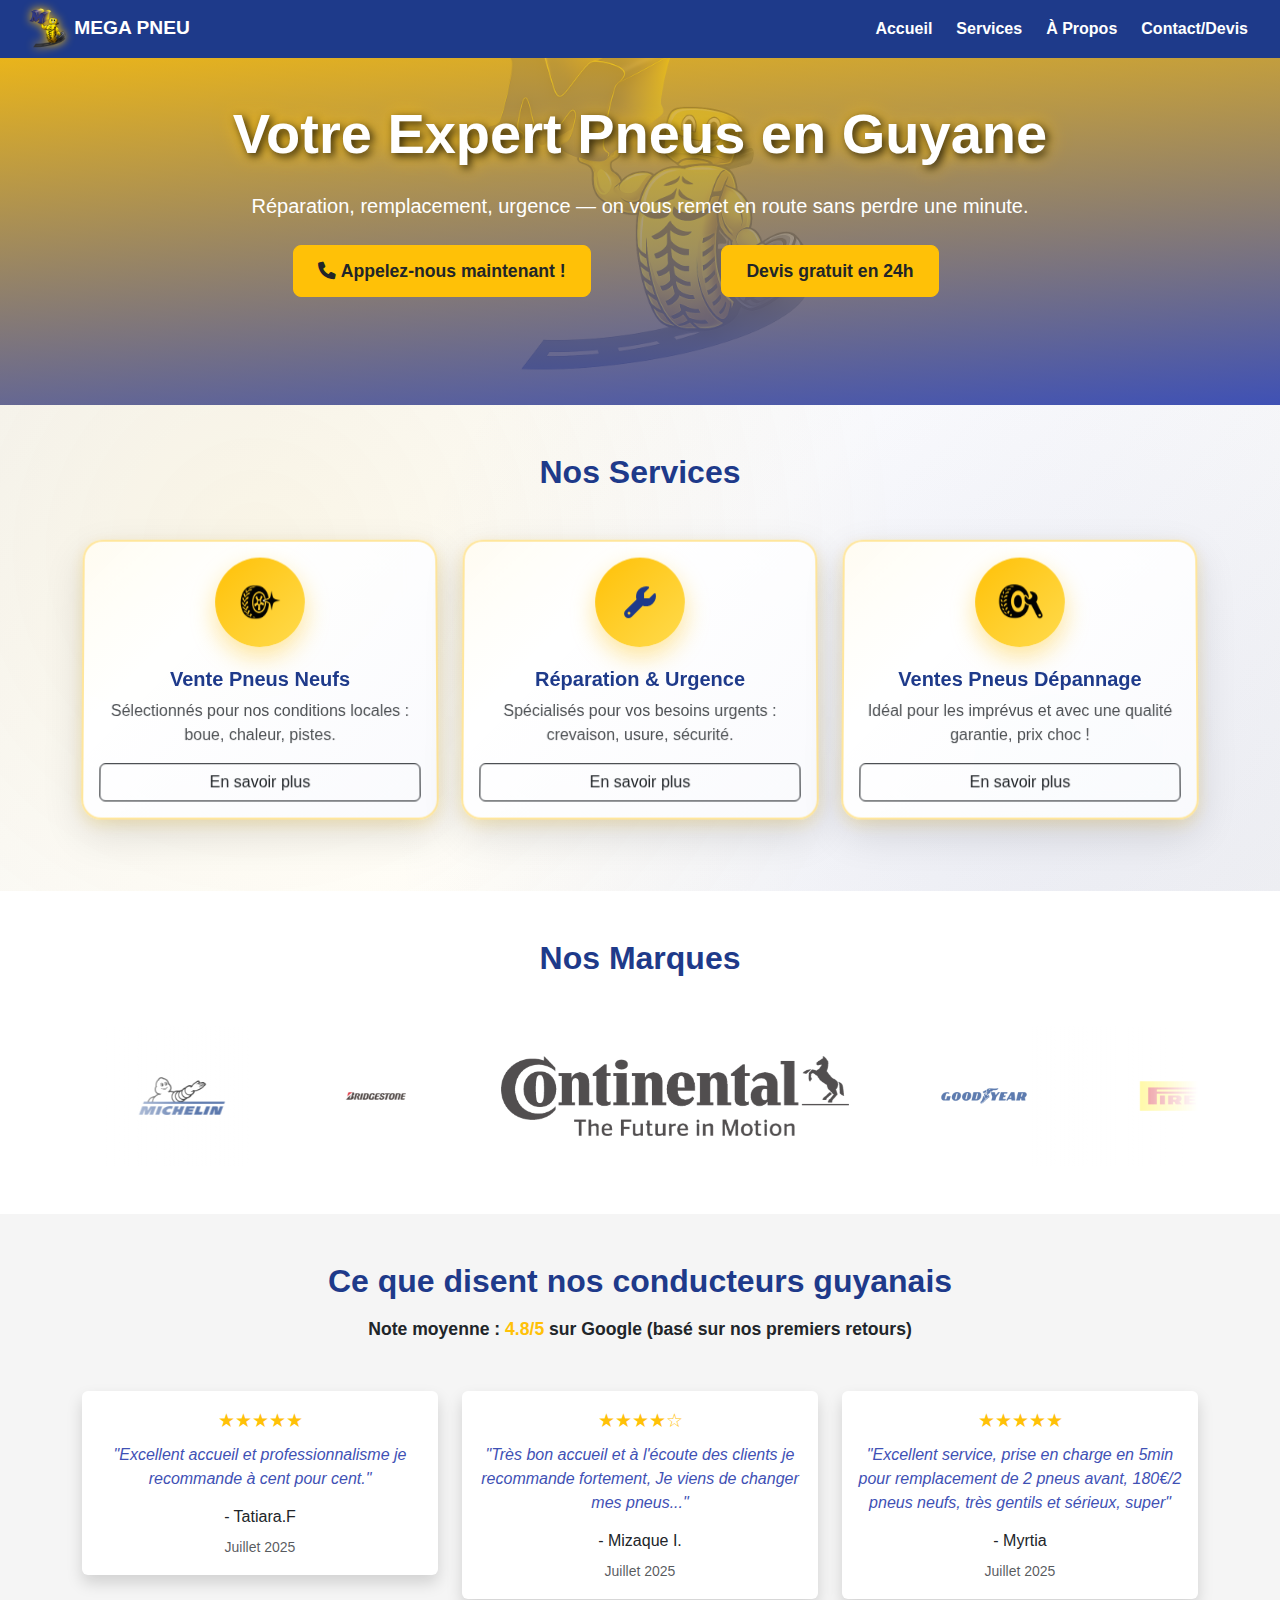
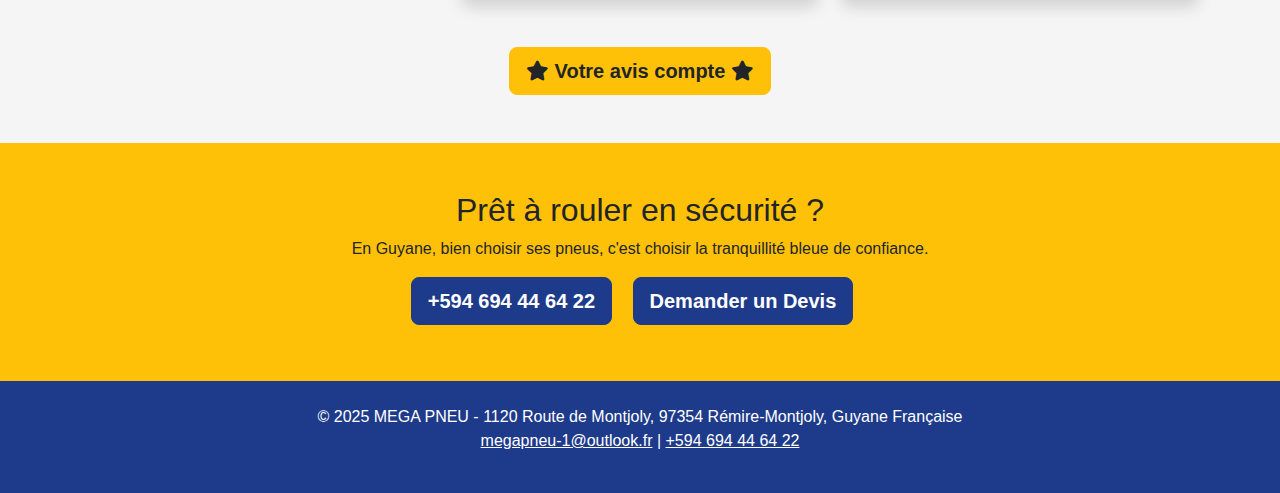
<file: index.html>
<!DOCTYPE html>
<html lang="fr">
<head>
    <meta charset="UTF-8">
    <meta name="viewport" content="width=device-width, initial-scale=1.0">
    <title>MEGA PNEU - Votre Expert Pneus en Guyane | Réparation & Urgence</title>
    <meta name="description" content="Réparation, remplacement, urgence — on vous remet en route sans perdre une minute. Expert pneus en Guyane. Appelez le +594 694 44 64 22 ou demandez un devis gratuit en 24h.">
    <meta name="keywords" content="pneus Guyane, réparation pneu, remplacement pneu, urgence pneu, expert pneu Guyane, MEGA PNEU">
    <meta name="robots" content="index, follow">
    <meta name="author" content="MEGA PNEU">
    <meta name="geo.region" content="GF">
    <meta name="geo.placename" content="Guyane française">
    <!-- Balise pour Bing Webmaster Tools - À remplacer après inscription -->
    <!-- <meta name="msvalidate.01" content="VOTRE_CODE_BING_ICI" /> -->
    <meta property="og:title" content="MEGA PNEU - Votre Expert Pneus en Guyane">
    <meta property="og:description" content="Réparation, remplacement, urgence — on vous remet en route sans perdre une minute. Expert pneus en Guyane.">
    <meta property="og:url" content="https://megapneu-guyane.fr">
    <meta property="og:type" content="website">
    <link rel="canonical" href="https://megapneu-guyane.fr">
    <link rel="icon" type="image/png" sizes="32x32" href="image/logo-mega-pneu.png">
    <link rel="icon" type="image/png" sizes="16x16" href="image/logo-mega-pneu.png">
    <link rel="apple-touch-icon" sizes="180x180" href="image/logo-mega-pneu.png">
    <link rel="shortcut icon" href="image/logo-mega-pneu.png">
    <link href="https://cdn.jsdelivr.net/npm/bootstrap@5.3.0/dist/css/bootstrap.min.css" rel="stylesheet">
    <link rel="stylesheet" href="style.css">
    <link href="https://cdnjs.cloudflare.com/ajax/libs/font-awesome/6.0.0/css/all.min.css" rel="stylesheet">
    
    <!-- Google Analytics -->
    <script async src="https://www.googletagmanager.com/gtag/js?id=G-Y7TFW3DKWT"></script>
    <script>
        window.dataLayer = window.dataLayer || [];
        function gtag(){dataLayer.push(arguments);}
        gtag('js', new Date());
        gtag('config', 'G-Y7TFW3DKWT');
    </script>
</head>
<body>
    <!-- Navigation -->
    <nav class="navbar navbar-expand-lg navbar-dark fixed-top">
        <div class="container-fluid px-4">
            <a class="navbar-brand" href="index.html">
                <img src="image/logo-mega-pneu.png" alt="Logo MEGA PNEU - Robot jaune avec M bleu"> 
                MEGA PNEU
            </a>
            <button class="navbar-toggler" type="button" data-bs-toggle="collapse" data-bs-target="#navbarNav">
                <span class="navbar-toggler-icon"></span>
            </button>
            <div class="collapse navbar-collapse justify-content-end" id="navbarNav">
                <ul class="navbar-nav">
                    <li class="nav-item"><a class="nav-link" href="index.html">Accueil</a></li>
                    <li class="nav-item"><a class="nav-link" href="services.html">Services</a></li>
                    <li class="nav-item"><a class="nav-link" href="a-propos.html">À Propos</a></li>
                    <li class="nav-item"><a class="nav-link" href="landing-page-contact-devis.html">Contact/Devis</a></li>
                </ul>
            </div>
        </div>
    </nav>

    <!-- Hero Section - Accroche Storytelling avec couleurs logo -->
    <section class="hero py-5">
        <div class="container text-center">
            <h1 class="display-4 fw-bold mb-4 hero-main-text">Votre Expert Pneus en Guyane</h1>
            <p class="lead mb-4">Réparation, remplacement, urgence — on vous remet en route sans perdre une minute.</p>
            <div class="row justify-content-center">
                <div class="col-md-4">
                    <a href="tel:+594694446422" class="btn btn-primary btn-lg me-3 mb-2"><i class="fas fa-phone"></i> Appelez-nous maintenant !</a>
                </div>
                <div class="col-md-4">
                    <a href="landing-page-contact-devis.html" class="btn btn-warning btn-lg mb-2">Devis gratuit en 24h</a>
                </div>
            </div>
        </div>
    </section>

    <!-- Section Services Teaser - Design Premium -->
    <section class="py-5 premium-service-cards">
        <div class="container">
            <h2 class="text-center mb-5 fw-bold" style="color: var(--dark-blue); position: relative; z-index: 3;">Nos Services</h2>
            <div class="row">
                <div class="col-md-4 mb-4">
                    <div class="card h-100 text-center border-0 premium-service-card">
                        <div class="card-body d-flex flex-column">
                            <div class="premium-service-icon">
                                <img src="Icône pneu neuf.png" alt="Pneu Neuf" style="height: 50px; width: auto;">
                            </div>
                            <h5 class="fw-bold" style="color: var(--dark-blue);">Vente Pneus Neufs</h5>
                            <p class="flex-grow-1" style="color: var(--black); opacity: 0.8;">Sélectionnés pour nos conditions locales : boue, chaleur, pistes.</p>
                            <a href="services.html" class="btn btn-outline-primary mt-auto">En savoir plus</a>
                        </div>
                    </div>
                </div>
                <div class="col-md-4 mb-4">
                    <div class="card h-100 text-center border-0 premium-service-card">
                        <div class="card-body d-flex flex-column">
                            <div class="premium-service-icon">
                                <i class="fas fa-wrench fa-2x" style="color: var(--dark-blue);"></i>
                            </div>
                            <h5 class="fw-bold" style="color: var(--dark-blue);">Réparation & Urgence</h5>
                            <p class="flex-grow-1" style="color: var(--black); opacity: 0.8;">Spécialisés pour vos besoins urgents : crevaison, usure, sécurité.</p>
                            <a href="services.html" class="btn btn-outline-primary mt-auto">En savoir plus</a>
                        </div>
                    </div>
                </div>
                <div class="col-md-4 mb-4">
                    <div class="card h-100 text-center border-0 premium-service-card">
                        <div class="card-body d-flex flex-column">
                            <div class="premium-service-icon">
                                <img src="icône pneu pour dépanner.png" alt="Pneu Dépannage" style="height: 50px; width: auto;">
                            </div>
                            <h5 class="fw-bold" style="color: var(--dark-blue);">Ventes Pneus Dépannage</h5>
                            <p class="flex-grow-1" style="color: var(--black); opacity: 0.8;">Idéal pour les imprévus et avec une qualité garantie, prix choc !</p>
                            <a href="services.html" class="btn btn-outline-primary mt-auto">En savoir plus</a>
                        </div>
                    </div>
                </div>
            </div>
        </div>
    </section>

    <!-- Section Nos Marques - Défilement des logos -->
    <section class="py-5" style="background-color: var(--white);">
        <div class="container">
            <h2 class="text-center mb-5 fw-bold" style="color: var(--dark-blue);">Nos Marques</h2>
            <div class="logos-container">
                <div class="logos-slide">
                    <!-- Première série complète -->
                    <img src="image/LOGO/michelin-logo.png" alt="Michelin" class="brand-logo logo-large">
                    <img src="image/LOGO/bridgestone-logo.png" alt="Bridgestone" class="brand-logo">
                    <img src="image/LOGO/continental_ag-logo_brandlogos.net_jtlfx.png" alt="Continental" class="brand-logo">
                    <img src="image/LOGO/goodyear-7-logo-png-transparent.png" alt="Goodyear" class="brand-logo logo-large">
                    <img src="image/LOGO/pirelli-logo_brandlogos.net_dlsz9.png" alt="Pirelli" class="brand-logo logo-large">
                    <img src="image/LOGO/hankook_tire-logo_brandlogos.net_qlnkc.png" alt="Hankook" class="brand-logo logo-hankook">
                    <img src="image/LOGO/haida-logo.png" alt="Haida" class="brand-logo logo-large">
                    <img src="image/LOGO/aplus-logo.png" alt="Aplus" class="brand-logo">
                    <img src="image/LOGO/mazzini-logo.png" alt="Mazzini" class="brand-logo">
                    <img src="image/LOGO/yokohama-tyres-logo-png_seeklogo-301970.png" alt="Yokohama" class="brand-logo logo-large">
                    <img src="image/LOGO/maxxis-logo_brandlogos.net_70afh.png" alt="Maxxis" class="brand-logo logo-large">
                    <img src="image/LOGO/toyo_tires-logo_brandlogos.net_cqtev.png" alt="Toyo" class="brand-logo logo-large">
                    <img src="image/LOGO/nexen_tire-logo_brandlogos.net_qywbs.png" alt="Nexen" class="brand-logo logo-large">
                    <img src="image/LOGO/logo_KAPSEN.png" alt="Kapsen" class="brand-logo logo-kapsen">
                    <img src="davanti-tyres-seeklogo.png" alt="Davanti" class="brand-logo">
                    
                    <!-- Duplication pour défilement infini -->
                    <img src="michelin-logo.png" alt="Michelin" class="brand-logo logo-large">
                    <img src="bridgestone-logo.png" alt="Bridgestone" class="brand-logo">
                    <img src="continental_ag-logo_brandlogos.net_jtlfx.png" alt="Continental" class="brand-logo">
                    <img src="goodyear-7-logo-png-transparent.png" alt="Goodyear" class="brand-logo logo-large">
                    <img src="pirelli-logo_brandlogos.net_dlsz9.png" alt="Pirelli" class="brand-logo logo-large">
                    <img src="hankook_tire-logo_brandlogos.net_qlnkc.png" alt="Hankook" class="brand-logo logo-hankook">
                    <img src="haida-logo.png" alt="Haida" class="brand-logo logo-large">
                    <img src="aplus-logo.png" alt="Aplus" class="brand-logo">
                    <img src="mazzini-logo.png" alt="Mazzini" class="brand-logo">
                    <img src="yokohama-tyres-logo-png_seeklogo-301970.png" alt="Yokohama" class="brand-logo logo-large">
                    <img src="maxxis-logo_brandlogos.net_70afh.png" alt="Maxxis" class="brand-logo logo-large">
                    <img src="toyo_tires-logo_brandlogos.net_cqtev.png" alt="Toyo" class="brand-logo logo-large">
                    <img src="nexen_tire-logo_brandlogos.net_qywbs.png" alt="Nexen" class="brand-logo logo-large">
                    <img src="logo_KAPSEN.png" alt="Kapsen" class="brand-logo logo-kapsen">
                </div>
            </div>
        </div>
    </section>

    <!-- Témoignages - Fond gris logo -->
    <section class="py-5" style="background-color: var(--gray);">
        <div class="container">
            <h2 class="text-center mb-3 fw-bold" style="color: var(--dark-blue);">Ce que disent nos conducteurs guyanais</h2>
            <p class="text-center mb-5" style="color: var(--black); font-weight: 600; font-size: 1.1rem;">
                Note moyenne : <span style="color: var(--yellow); font-weight: bold;">4.8/5</span> sur Google (basé sur nos premiers retours)
            </p>
            <div class="row">
                <div class="col-md-4 mb-4">
                    <div class="card border-0 shadow">
                        <div class="card-body text-center">
                            <div class="mb-2" style="color: var(--yellow); font-size: 1.2rem;">
                                ★★★★★
                            </div>
                            <p class="italic">"Excellent accueil et professionnalisme je recommande à cent pour cent."</p>
                            <h6>- Tatiara.F</h6>
                            <small class="text-muted">Juillet 2025</small>
                        </div>
                    </div>
                </div>
                <div class="col-md-4 mb-4">
                    <div class="card border-0 shadow">
                        <div class="card-body text-center">
                            <div class="mb-2" style="color: var(--yellow); font-size: 1.2rem;">
                                ★★★★☆
                            </div>
                            <p class="italic">"Très bon accueil et à l'écoute des clients je recommande fortement, Je viens de changer mes pneus..."</p>
                            <h6>- Mizaque I.</h6>
                            <small class="text-muted">Juillet 2025</small>
                        </div>
                    </div>
                </div>
                <div class="col-md-4 mb-4">
                    <div class="card border-0 shadow">
                        <div class="card-body text-center">
                            <div class="mb-2" style="color: var(--yellow); font-size: 1.2rem;">
                                ★★★★★
                            </div>
                            <p class="italic">"Excellent service, prise en charge en 5min pour remplacement de 2 pneus avant, 180€/2 pneus neufs, très gentils et sérieux, super"</p>
                            <h6>- Myrtia</h6>
                            <small class="text-muted">Juillet 2025</small>
                        </div>
                    </div>
                </div>
            </div>
            <!-- Bouton avis Google repositionné -->
            <div class="text-center mt-4">
                <a href="https://g.page/r/CZfLQ8QZFYvvEBM/review" target="_blank" class="btn btn-lg fw-bold" style="background-color: var(--yellow); border-color: var(--yellow); color: var(--black);"><i class="fas fa-star"></i> Votre avis compte <i class="fas fa-star"></i></a>
            </div>
        </div>
    </section>

    <!-- CTA Final - Fond jaune pour énergie -->
    <section class="py-5" style="background-color: var(--yellow); color: var(--black);">
        <div class="container text-center">
            <h2>Prêt à rouler en sécurité ?</h2>
            <p>En Guyane, bien choisir ses pneus, c'est choisir la tranquillité bleue de confiance.</p>
            <a href="tel:+594694446422" class="btn btn-info btn-lg me-3 mb-2">+594 694 44 64 22</a>
            <a href="landing-page-contact-devis.html" class="btn btn-info btn-lg me-3 mb-2">Demander un Devis</a>
        </div>
    </section>

    <!-- Footer - Bleu foncé -->
    <footer class="text-white py-4">
        <div class="container text-center">
            <p>&copy; 2025 MEGA PNEU - 1120 Route de Montjoly, 97354 Rémire-Montjoly, Guyane Française<br>
            <a href="mailto:megapneu-1@outlook.fr" class="text-white">megapneu-1@outlook.fr</a> | <a href="tel:+594694446422" class="text-white">+594 694 44 64 22</a></p>
        </div>
    </footer>

    <script src="https://cdn.jsdelivr.net/npm/bootstrap@5.3.0/dist/js/bootstrap.bundle.min.js"></script>
    <script src="script.js"></script>

    <!-- Données Structurées Schema.org pour améliorer le référencement sur tous les moteurs -->
    <script type="application/ld+json">
    {
        "@context": "https://schema.org",
        "@type": "AutoRepair",
        "name": "MEGA PNEU",
        "description": "Expert pneus en Guyane - Réparation, remplacement, urgence. On vous remet en route sans perdre une minute.",
        "url": "https://megapneu-guyane.fr",
        "logo": "https://megapneu-guyane.fr/image/logo-mega-pneu.png",
        "image": "https://megapneu-guyane.fr/image/MAJ Atelier MEGA PNEU 2025.jpg",
        "telephone": "+594694446422",
        "email": "megapneu-1@outlook.fr",
        "address": {
            "@type": "PostalAddress",
            "streetAddress": "1120 Route de Montjoly",
            "addressLocality": "Rémire-Montjoly", 
            "postalCode": "97354",
            "addressRegion": "Guyane française",
            "addressCountry": "FR"
        },
        "geo": {
            "@type": "GeoCoordinates",
            "latitude": "4.91985",
            "longitude": "-52.27861",
            "address": "1120 Route de Montjoly, 97354 Rémire-Montjoly, Guyane française"
        },
        "openingHoursSpecification": [
            {
                "@type": "OpeningHoursSpecification",
                "dayOfWeek": ["Monday", "Tuesday", "Wednesday", "Thursday", "Friday", "Saturday"],
                "opens": "08:00",
                "closes": "19:00"
            }
        ],
        "serviceType": ["Réparation de pneus", "Remplacement de pneus", "Dépannage pneus", "Vente de pneus"],
        "areaServed": {
            "@type": "Place",
            "name": "Guyane française"
        },
        "currenciesAccepted": "EUR",
        "paymentAccepted": ["Cash", "Credit Card"],
        "sameAs": [
            "https://megapneu-guyane.fr"
        ]
    }
    </script>
</body>
</html>
</file>
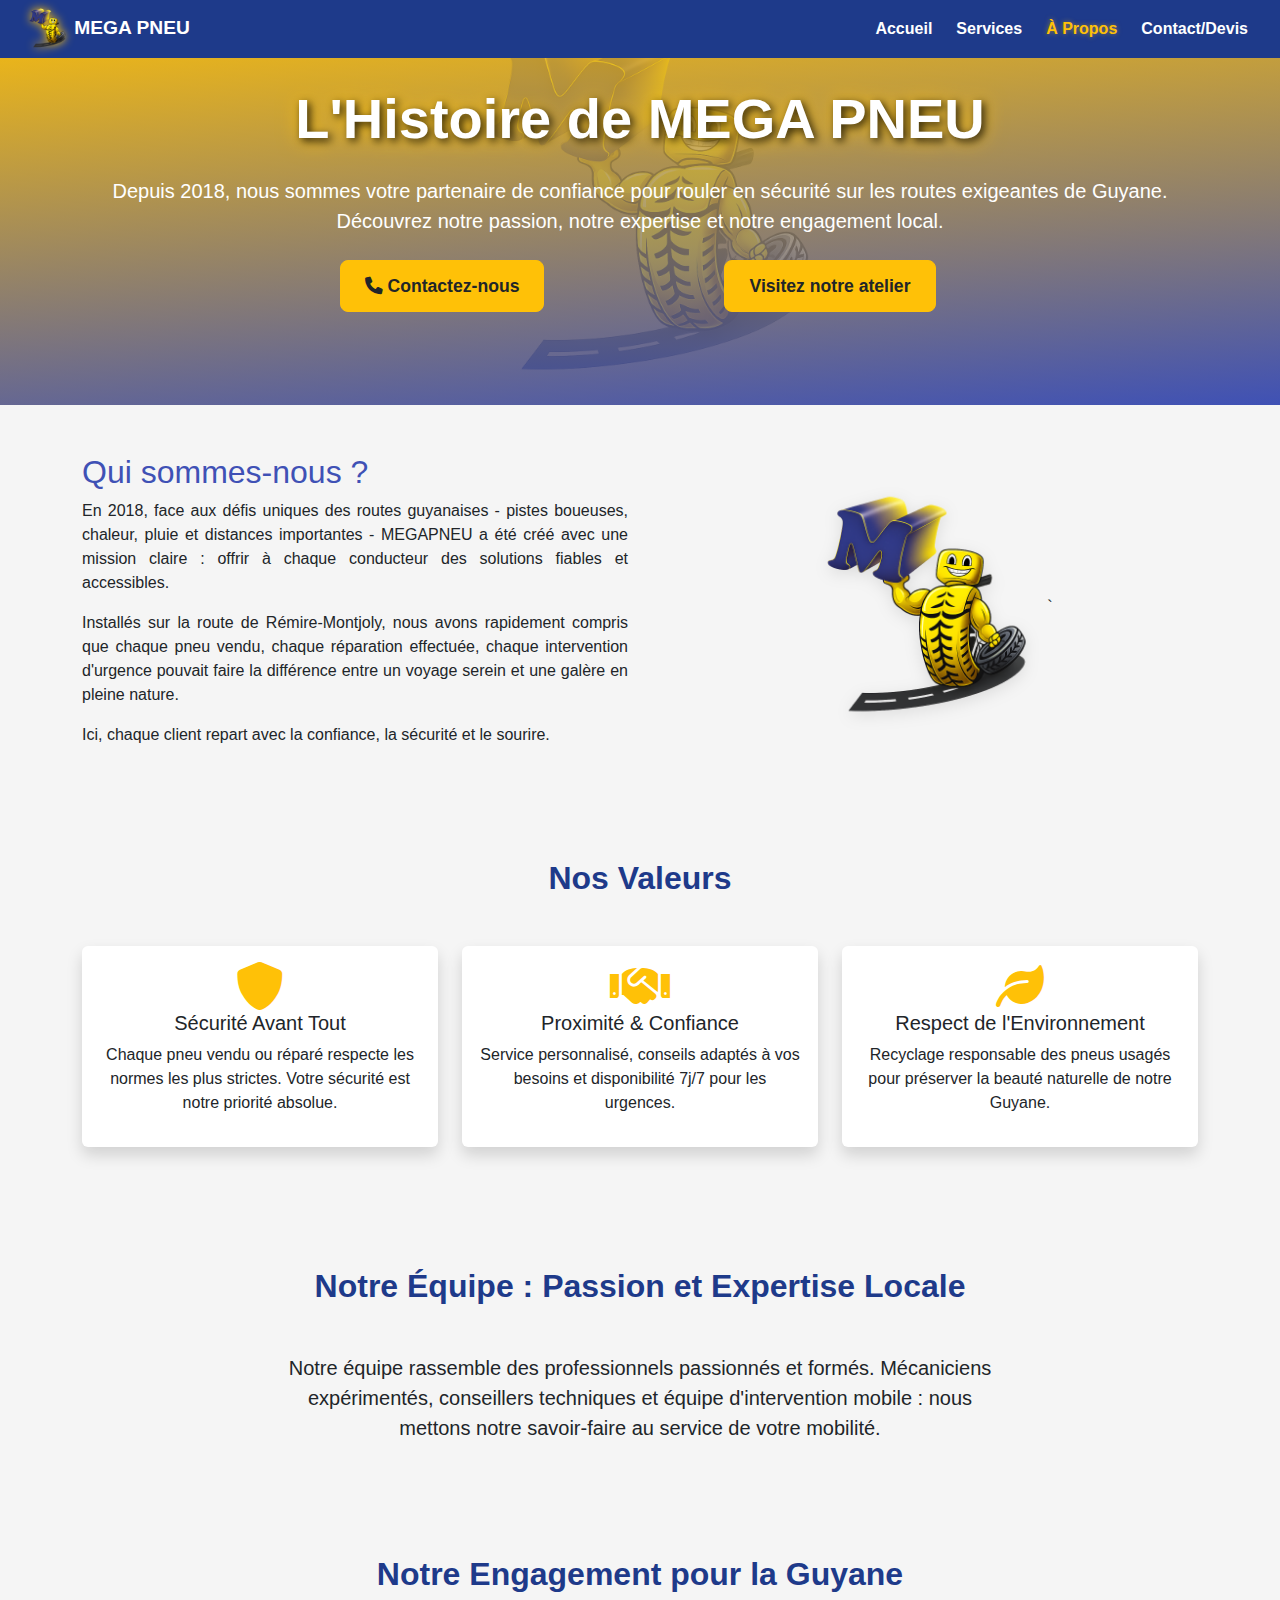
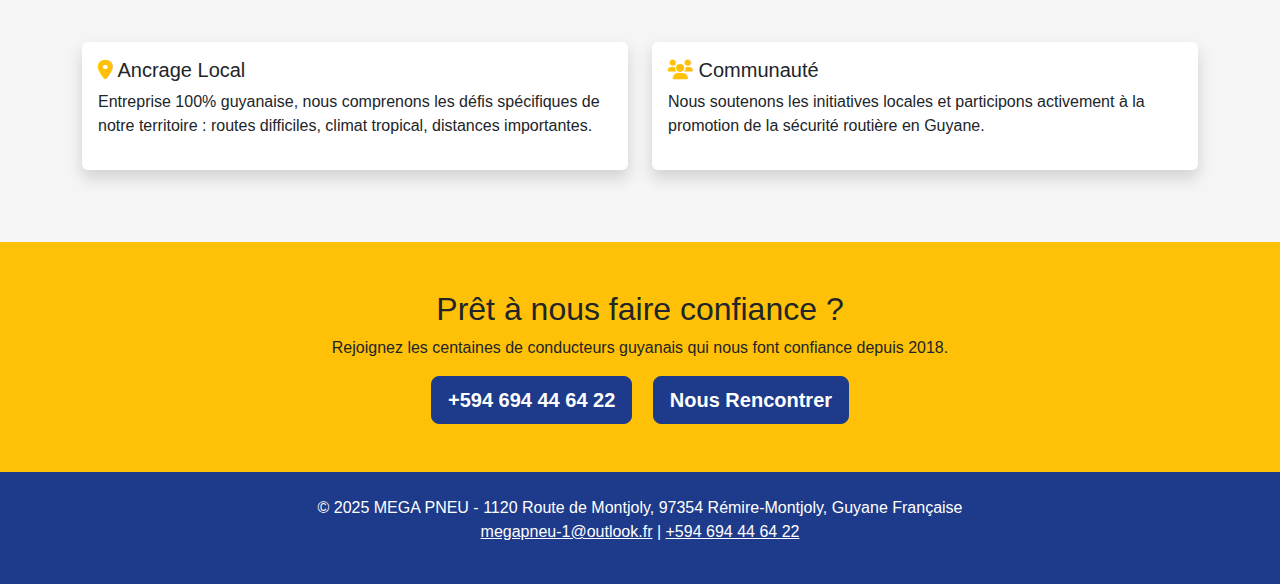
<file: a-propos.html>
<!DOCTYPE html>
<html lang="fr">
<head>
    <meta charset="UTF-8">
    <meta name="viewport" content="width=device-width, initial-scale=1.0">
    <title>À Propos - MEGA PNEU, Votre Expert Pneus en Guyane depuis 2018</title>
    <link rel="canonical" href="https://megapneu-guyane.fr/a-propos.html">
    <link rel="icon" type="image/png" href="image/logo-mega-pneu.png">
    <link rel="apple-touch-icon" href="image/logo-mega-pneu.png">
    <link href="https://cdn.jsdelivr.net/npm/bootstrap@5.3.0/dist/css/bootstrap.min.css" rel="stylesheet">
    <link rel="stylesheet" href="style.css">
    <link href="https://cdnjs.cloudflare.com/ajax/libs/font-awesome/6.0.0/css/all.min.css" rel="stylesheet">
    
    <!-- Google Analytics -->
    <script async src="https://www.googletagmanager.com/gtag/js?id=G-Y7TFW3DKWT"></script>
    <script>
        window.dataLayer = window.dataLayer || [];
        function gtag(){dataLayer.push(arguments);}
        gtag('js', new Date());
        gtag('config', 'G-Y7TFW3DKWT');
    </script>
</head>
<body>
    <!-- Navigation -->
    <nav class="navbar navbar-expand-lg navbar-dark fixed-top">
        <div class="container-fluid px-4">
            <a class="navbar-brand" href="index.html">
                <img src="image/logo-mega-pneu.png" alt="Logo MEGA PNEU - Robot jaune avec M bleu"> 
                MEGA PNEU
            </a>
            <button class="navbar-toggler" type="button" data-bs-toggle="collapse" data-bs-target="#navbarNav">
                <span class="navbar-toggler-icon"></span>
            </button>
            <div class="collapse navbar-collapse justify-content-end" id="navbarNav">
                <ul class="navbar-nav">
                    <li class="nav-item"><a class="nav-link" href="index.html">Accueil</a></li>
                    <li class="nav-item"><a class="nav-link" href="services.html">Services</a></li>
                    <li class="nav-item"><a class="nav-link active" href="a-propos.html">À Propos</a></li>
                    <li class="nav-item"><a class="nav-link" href="landing-page-contact-devis.html">Contact/Devis</a></li>
                </ul>
            </div>
        </div>
    </nav>

    <!-- Hero Section - À Propos -->
    <section class="hero py-5">
        <div class="container text-center">
            <h1 class="display-4 fw-bold mb-4 hero-main-text">L'Histoire de MEGA PNEU</h1>
            <p class="lead mb-4">Depuis 2018, nous sommes votre partenaire de confiance pour rouler en sécurité sur les routes exigeantes de Guyane. Découvrez notre passion, notre expertise et notre engagement local.</p>
            <div class="row justify-content-center">
                <div class="col-md-4">
                    <a href="tel:+594694446422" class="btn btn-primary btn-lg fw-bold me-3 mb-2"><i class="fas fa-phone"></i> Contactez-nous</a>
                </div>
                <div class="col-md-4">
                    <a href="landing-page-contact-devis.html" class="btn btn-warning btn-lg mb-2">Visitez notre atelier</a>
                </div>
            </div>
        </div>
    </section>

    <!-- Section Notre Histoire -->
    <section class="py-5">
        <div class="container">
            <div class="row align-items-center">
                <div class="col-md-6">
                    <h2 style="color: var(--blue);">Qui sommes-nous ?</h2>
                    <p style="text-align: justify;">En 2018, face aux défis uniques des routes guyanaises - pistes boueuses, chaleur, pluie et distances importantes - MEGAPNEU a été créé avec une mission claire : offrir à chaque conducteur des solutions fiables et accessibles.</p>
                    <p style="text-align: justify;">Installés sur la route de Rémire-Montjoly, nous avons rapidement compris que chaque pneu vendu, chaque réparation effectuée, chaque intervention d'urgence pouvait faire la différence entre un voyage serein et une galère en pleine nature.</p>
                    <p style="text-align: justify;">Ici, chaque client repart avec la confiance, la sécurité et le sourire.</p>
                </div>
                <div class="col-md-6 text-center">
                    <img src="image/logo-mega-pneu.png" alt="Logo MEGA PNEU - Robot jaune avec M bleu" class="img-fluid" style="max-width: 250px; filter: drop-shadow(0 4px 8px rgba(0,0,0,0.1));">`
                </div>
            </div>
        </div>
    </section>

    <!-- Section Nos Valeurs -->
    <section class="py-5" style="background-color: var(--gray);">
        <div class="container">
            <h2 class="text-center mb-5 fw-bold" style="color: var(--dark-blue);">Nos Valeurs</h2>
            <div class="row">
                <div class="col-md-4 mb-4">
                    <div class="card h-100 text-center border-0 shadow">
                        <div class="card-body">
                            <i class="fas fa-shield-alt fa-3x" style="color: var(--yellow);"></i>
                            <h5>Sécurité Avant Tout</h5>
                            <p>Chaque pneu vendu ou réparé respecte les normes les plus strictes. Votre sécurité est notre priorité absolue.</p>
                        </div>
                    </div>
                </div>
                <div class="col-md-4 mb-4">
                    <div class="card h-100 text-center border-0 shadow">
                        <div class="card-body">
                            <i class="fas fa-handshake fa-3x" style="color: var(--yellow);"></i>
                            <h5>Proximité & Confiance</h5>
                            <p>Service personnalisé, conseils adaptés à vos besoins et disponibilité 7j/7 pour les urgences.</p>
                        </div>
                    </div>
                </div>
                <div class="col-md-4 mb-4">
                    <div class="card h-100 text-center border-0 shadow">
                        <div class="card-body">
                            <i class="fas fa-leaf fa-3x" style="color: var(--yellow);"></i>
                            <h5>Respect de l'Environnement</h5>
                            <p>Recyclage responsable des pneus usagés pour préserver la beauté naturelle de notre Guyane.</p>
                        </div>
                    </div>
                </div>
            </div>
        </div>
    </section>

    <!-- Section Notre Équipe -->
    <section class="py-5">
        <div class="container">
            <h2 class="text-center mb-5 fw-bold" style="color: var(--dark-blue);">Notre Équipe : Passion et Expertise Locale</h2>
            <div class="row">
                <div class="col-md-8 mx-auto text-center">
                    <p class="lead">Notre équipe rassemble des professionnels passionnés et formés. Mécaniciens expérimentés, conseillers techniques et équipe d'intervention mobile : nous mettons notre savoir-faire au service de votre mobilité.</p>
                </div>
            </div>
        </div>
    </section>

    <!-- Section Engagement Local -->
    <section class="py-5" style="background-color: var(--gray);">
        <div class="container">
            <h2 class="text-center mb-5 fw-bold" style="color: var(--dark-blue);">Notre Engagement pour la Guyane</h2>
            <div class="row">
                <div class="col-md-6 mb-4">
                    <div class="card h-100 border-0 shadow">
                        <div class="card-body">
                            <h5><i class="fas fa-map-marker-alt" style="color: var(--yellow);"></i> Ancrage Local</h5>
                            <p>Entreprise 100% guyanaise, nous comprenons les défis spécifiques de notre territoire : routes difficiles, climat tropical, distances importantes.</p>
                        </div>
                    </div>
                </div>
                <div class="col-md-6 mb-4">
                    <div class="card h-100 border-0 shadow">
                        <div class="card-body">
                            <h5><i class="fas fa-users" style="color: var(--yellow);"></i> Communauté</h5>
                            <p>Nous soutenons les initiatives locales et participons activement à la promotion de la sécurité routière en Guyane.</p>
                        </div>
                    </div>
                </div>
            </div>
        </div>
    </section>

    <!-- CTA Final -->
    <section class="py-5" style="background-color: var(--yellow); color: var(--black);">
        <div class="container text-center">
            <h2>Prêt à nous faire confiance ?</h2>
            <p>Rejoignez les centaines de conducteurs guyanais qui nous font confiance depuis 2018.</p>
            <a href="tel:+594694446422" class="btn btn-lg me-3 fw-bold" style="background-color: var(--dark-blue); border-color: var(--dark-blue); color: var(--white);">+594 694 44 64 22</a>
            <a href="landing-page-contact-devis.html" class="btn btn-lg fw-bold" style="background-color: var(--dark-blue); border-color: var(--dark-blue); color: var(--white);">Nous Rencontrer</a>
        </div>
    </section>

    <!-- Footer -->
    <footer class="text-white py-4">
        <div class="container text-center">
            <p>&copy; 2025 MEGA PNEU - 1120 Route de Montjoly, 97354 Rémire-Montjoly, Guyane Française<br>
            <a href="mailto:megapneu-1@outlook.fr" class="text-white">megapneu-1@outlook.fr</a> | <a href="tel:+594694446422" class="text-white">+594 694 44 64 22</a></p>
        </div>
    </footer>

    <script src="https://cdn.jsdelivr.net/npm/bootstrap@5.3.0/dist/js/bootstrap.bundle.min.js"></script>
    <script src="script.js"></script>
</body>
</html>
</file>
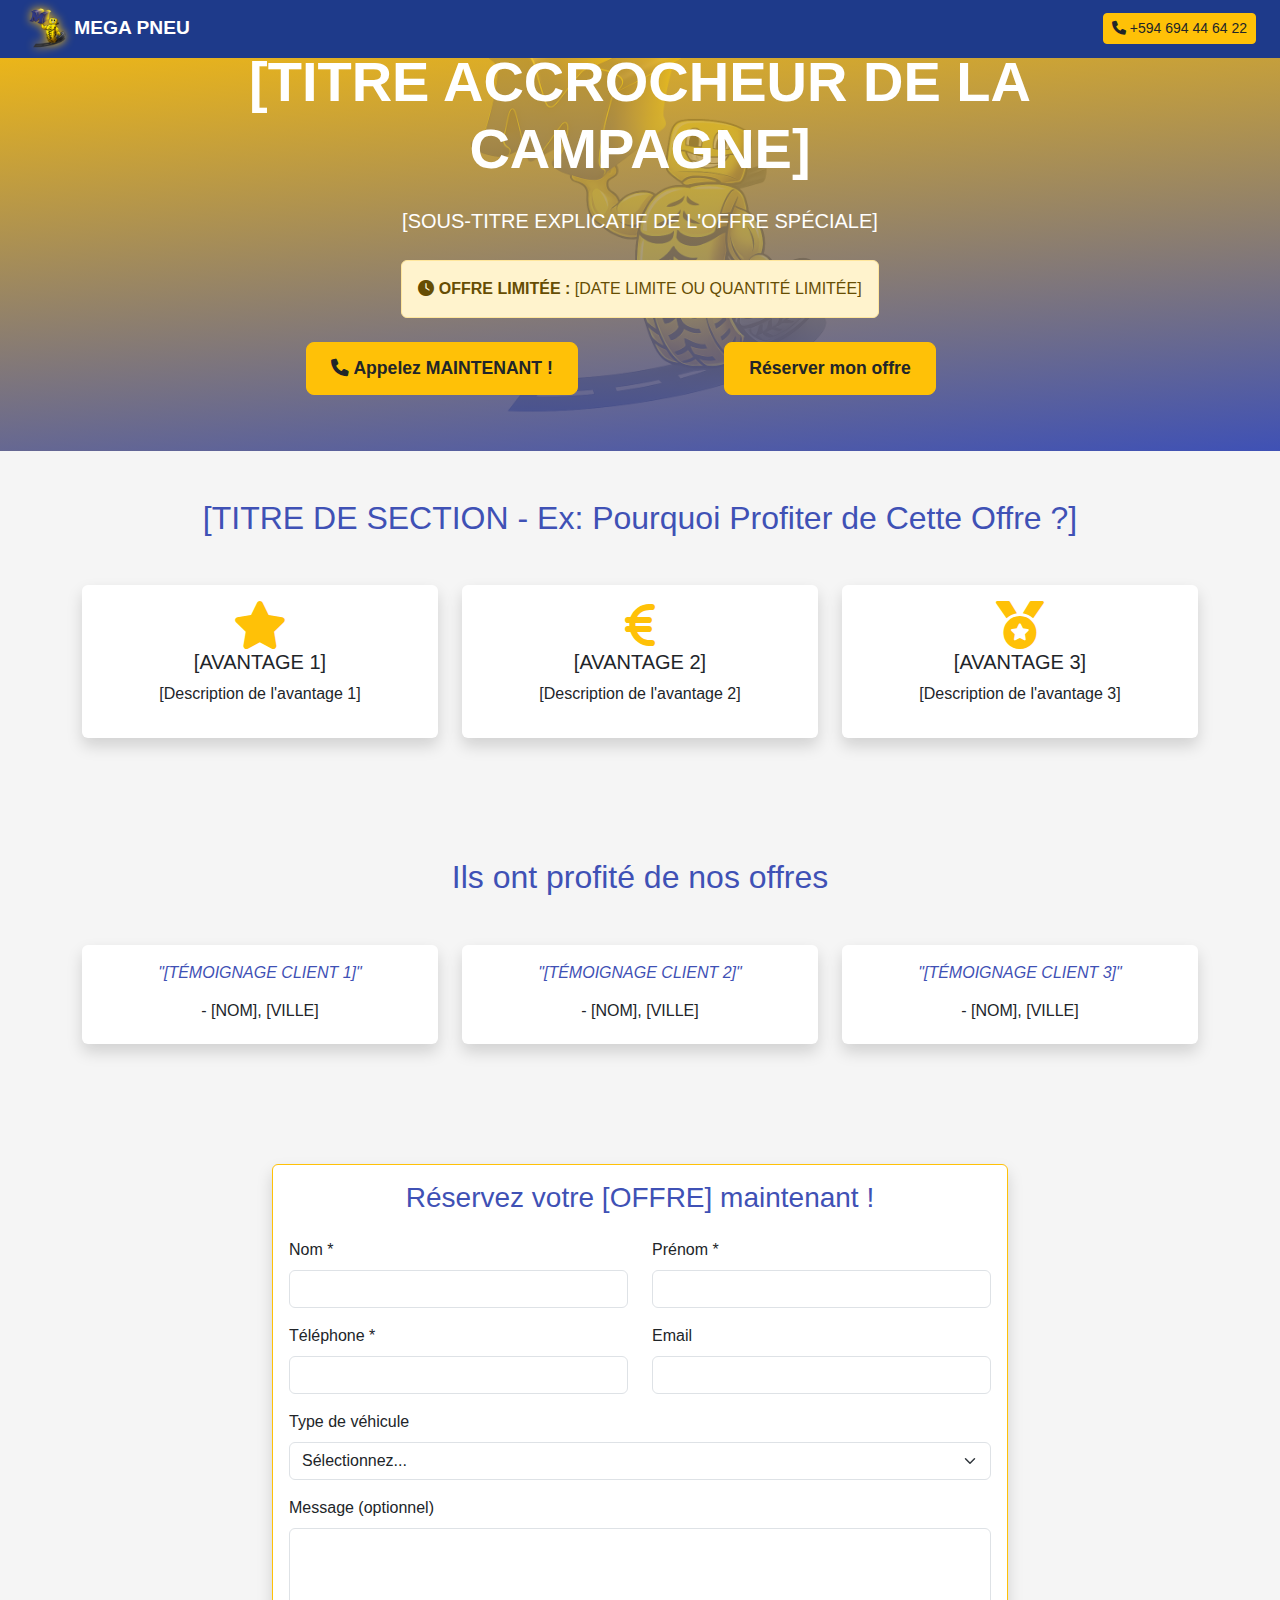
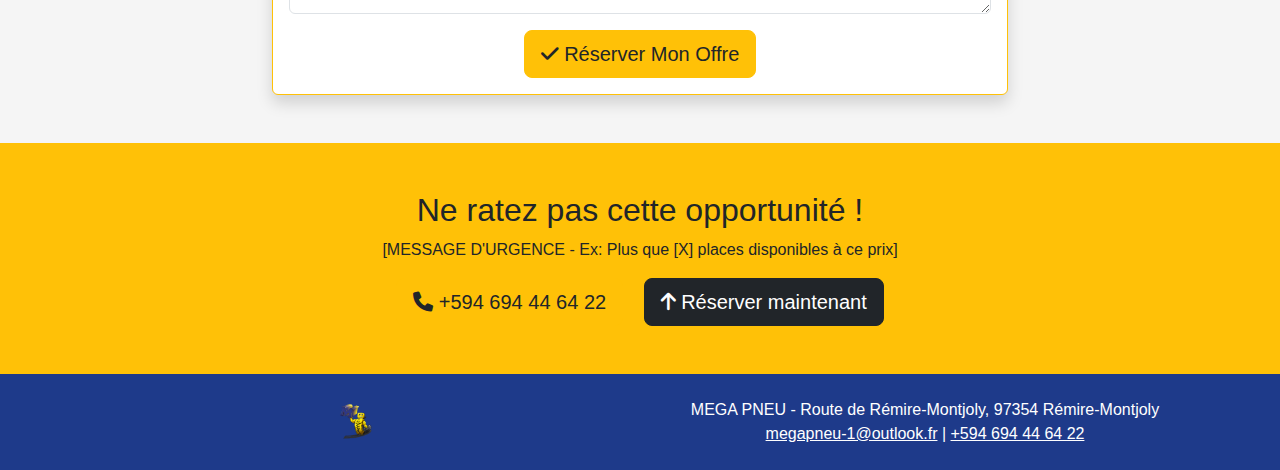
<file: landing-page-template.html>
<!DOCTYPE html>
<html lang="fr">
<head>
    <meta charset="UTF-8">
    <meta name="viewport" content="width=device-width, initial-scale=1.0">
    <title>[TITRE CAMPAGNE] - MEGA PNEU Guyane</title>
    <link href="https://cdn.jsdelivr.net/npm/bootstrap@5.3.0/dist/css/bootstrap.min.css" rel="stylesheet">
    <link rel="stylesheet" href="style.css">
    <link href="https://cdnjs.cloudflare.com/ajax/libs/font-awesome/6.0.0/css/all.min.css" rel="stylesheet">
</head>
<body>
    <!-- Navigation Simplifiée pour Landing Page -->
    <nav class="navbar navbar-expand-lg navbar-dark fixed-top">
        <div class="container-fluid px-4">
            <a class="navbar-brand" href="index.html">
                <img src="logo-mega-pneu.png" alt="Logo MEGA PNEU - Robot jaune avec M bleu"> 
                MEGA PNEU
            </a>
            <div class="ms-auto">
                <a href="tel:+594694446422" class="btn btn-primary btn-sm">
                    <i class="fas fa-phone"></i> +594 694 44 64 22
                </a>
            </div>
        </div>
    </nav>

    <!-- Hero Section - Landing Page Spécifique -->
    <section class="hero py-5">
        <div class="container text-center">
            <h1 class="display-4 fw-bold mb-4">[TITRE ACCROCHEUR DE LA CAMPAGNE]</h1>
            <p class="lead mb-4">[SOUS-TITRE EXPLICATIF DE L'OFFRE SPÉCIALE]</p>
            
            <!-- Compteur d'urgence ou badge promotion -->
            <div class="alert alert-warning d-inline-block mb-4" role="alert">
                <i class="fas fa-clock"></i> <strong>OFFRE LIMITÉE :</strong> [DATE LIMITE OU QUANTITÉ LIMITÉE]
            </div>
            
            <div class="row justify-content-center">
                <div class="col-md-4">
                    <a href="tel:+594694446422" class="btn btn-primary btn-lg me-3 mb-2">
                        <i class="fas fa-phone"></i> Appelez MAINTENANT !
                    </a>
                </div>
                <div class="col-md-4">
                    <a href="#formulaire" class="btn btn-outline-light btn-lg mb-2">
                        Réserver mon offre
                    </a>
                </div>
            </div>
        </div>
    </section>

    <!-- Section Avantages de l'Offre -->
    <section class="py-5">
        <div class="container">
            <h2 class="text-center mb-5" style="color: var(--blue);">[TITRE DE SECTION - Ex: Pourquoi Profiter de Cette Offre ?]</h2>
            <div class="row">
                <div class="col-md-4 mb-4">
                    <div class="card h-100 text-center border-0 shadow">
                        <div class="card-body">
                            <i class="fas fa-star fa-3x" style="color: var(--yellow);"></i>
                            <h5>[AVANTAGE 1]</h5>
                            <p>[Description de l'avantage 1]</p>
                        </div>
                    </div>
                </div>
                <div class="col-md-4 mb-4">
                    <div class="card h-100 text-center border-0 shadow">
                        <div class="card-body">
                            <i class="fas fa-euro-sign fa-3x" style="color: var(--yellow);"></i>
                            <h5>[AVANTAGE 2]</h5>
                            <p>[Description de l'avantage 2]</p>
                        </div>
                    </div>
                </div>
                <div class="col-md-4 mb-4">
                    <div class="card h-100 text-center border-0 shadow">
                        <div class="card-body">
                            <i class="fas fa-medal fa-3x" style="color: var(--yellow);"></i>
                            <h5>[AVANTAGE 3]</h5>
                            <p>[Description de l'avantage 3]</p>
                        </div>
                    </div>
                </div>
            </div>
        </div>
    </section>

    <!-- Section Social Proof -->
    <section class="py-5" style="background-color: var(--gray);">
        <div class="container">
            <h2 class="text-center mb-5" style="color: var(--blue);">Ils ont profité de nos offres</h2>
            <div class="row">
                <div class="col-md-4 mb-4">
                    <div class="card border-0 shadow">
                        <div class="card-body text-center">
                            <p class="italic">"[TÉMOIGNAGE CLIENT 1]"</p>
                            <h6>- [NOM], [VILLE]</h6>
                        </div>
                    </div>
                </div>
                <div class="col-md-4 mb-4">
                    <div class="card border-0 shadow">
                        <div class="card-body text-center">
                            <p class="italic">"[TÉMOIGNAGE CLIENT 2]"</p>
                            <h6>- [NOM], [VILLE]</h6>
                        </div>
                    </div>
                </div>
                <div class="col-md-4 mb-4">
                    <div class="card border-0 shadow">
                        <div class="card-body text-center">
                            <p class="italic">"[TÉMOIGNAGE CLIENT 3]"</p>
                            <h6>- [NOM], [VILLE]</h6>
                        </div>
                    </div>
                </div>
            </div>
        </div>
    </section>

    <!-- Section Formulaire de Contact / Réservation -->
    <section id="formulaire" class="py-5">
        <div class="container">
            <div class="row justify-content-center">
                <div class="col-md-8">
                    <div class="card shadow">
                        <div class="card-body">
                            <h3 class="text-center mb-4" style="color: var(--blue);">Réservez votre [OFFRE] maintenant !</h3>
                            <form>
                                <div class="row">
                                    <div class="col-md-6 mb-3">
                                        <label for="nom" class="form-label">Nom *</label>
                                        <input type="text" class="form-control" id="nom" required>
                                    </div>
                                    <div class="col-md-6 mb-3">
                                        <label for="prenom" class="form-label">Prénom *</label>
                                        <input type="text" class="form-control" id="prenom" required>
                                    </div>
                                </div>
                                <div class="row">
                                    <div class="col-md-6 mb-3">
                                        <label for="telephone" class="form-label">Téléphone *</label>
                                        <input type="tel" class="form-control" id="telephone" required>
                                    </div>
                                    <div class="col-md-6 mb-3">
                                        <label for="email" class="form-label">Email</label>
                                        <input type="email" class="form-control" id="email">
                                    </div>
                                </div>
                                <div class="mb-3">
                                    <label for="vehicule" class="form-label">Type de véhicule</label>
                                    <select class="form-select" id="vehicule">
                                        <option value="">Sélectionnez...</option>
                                        <option value="berline">Berline</option>
                                        <option value="4x4">4x4 / SUV</option>
                                        <option value="utilitaire">Utilitaire</option>
                                        <option value="autre">Autre</option>
                                    </select>
                                </div>
                                <div class="mb-3">
                                    <label for="message" class="form-label">Message (optionnel)</label>
                                    <textarea class="form-control" id="message" rows="3"></textarea>
                                </div>
                                <div class="text-center">
                                    <button type="submit" class="btn btn-primary btn-lg">
                                        <i class="fas fa-check"></i> Réserver Mon Offre
                                    </button>
                                </div>
                            </form>
                        </div>
                    </div>
                </div>
            </div>
        </div>
    </section>

    <!-- CTA Final d'Urgence -->
    <section class="py-5" style="background-color: var(--yellow); color: var(--black);">
        <div class="container text-center">
            <h2>Ne ratez pas cette opportunité !</h2>
            <p>[MESSAGE D'URGENCE - Ex: Plus que [X] places disponibles à ce prix]</p>
            <a href="tel:+594694446422" class="btn btn-primary btn-lg me-3">
                <i class="fas fa-phone"></i> +594 694 44 64 22
            </a>
            <a href="#formulaire" class="btn btn-dark btn-lg">
                <i class="fas fa-arrow-up"></i> Réserver maintenant
            </a>
        </div>
    </section>

    <!-- Footer Simplifié -->
    <footer class="text-white py-4">
        <div class="container text-center">
            <div class="row align-items-center">
                <div class="col-md-6">
                    <img src="logo-mega-pneu.png" alt="Logo MEGA PNEU" style="height: 40px;">
                </div>
                <div class="col-md-6">
                    <p class="mb-0">MEGA PNEU - Route de Rémire-Montjoly, 97354 Rémire-Montjoly<br>
                    <a href="mailto:megapneu-1@outlook.fr" class="text-white">megapneu-1@outlook.fr</a> | 
                    <a href="tel:+594694446422" class="text-white">+594 694 44 64 22</a></p>
                </div>
            </div>
        </div>
    </footer>

    <script src="https://cdn.jsdelivr.net/npm/bootstrap@5.3.0/dist/js/bootstrap.bundle.min.js"></script>
    <script src="script.js"></script>
    
    <!-- Script pour smooth scroll vers formulaire -->
    <script>
        document.addEventListener('DOMContentLoaded', function() {
            const links = document.querySelectorAll('a[href^="#"]');
            links.forEach(link => {
                link.addEventListener('click', function(e) {
                    e.preventDefault();
                    const target = document.querySelector(this.getAttribute('href'));
                    if (target) {
                        target.scrollIntoView({
                            behavior: 'smooth',
                            block: 'start'
                        });
                    }
                });
            });
        });
    </script>
</body>
</html>
</file>
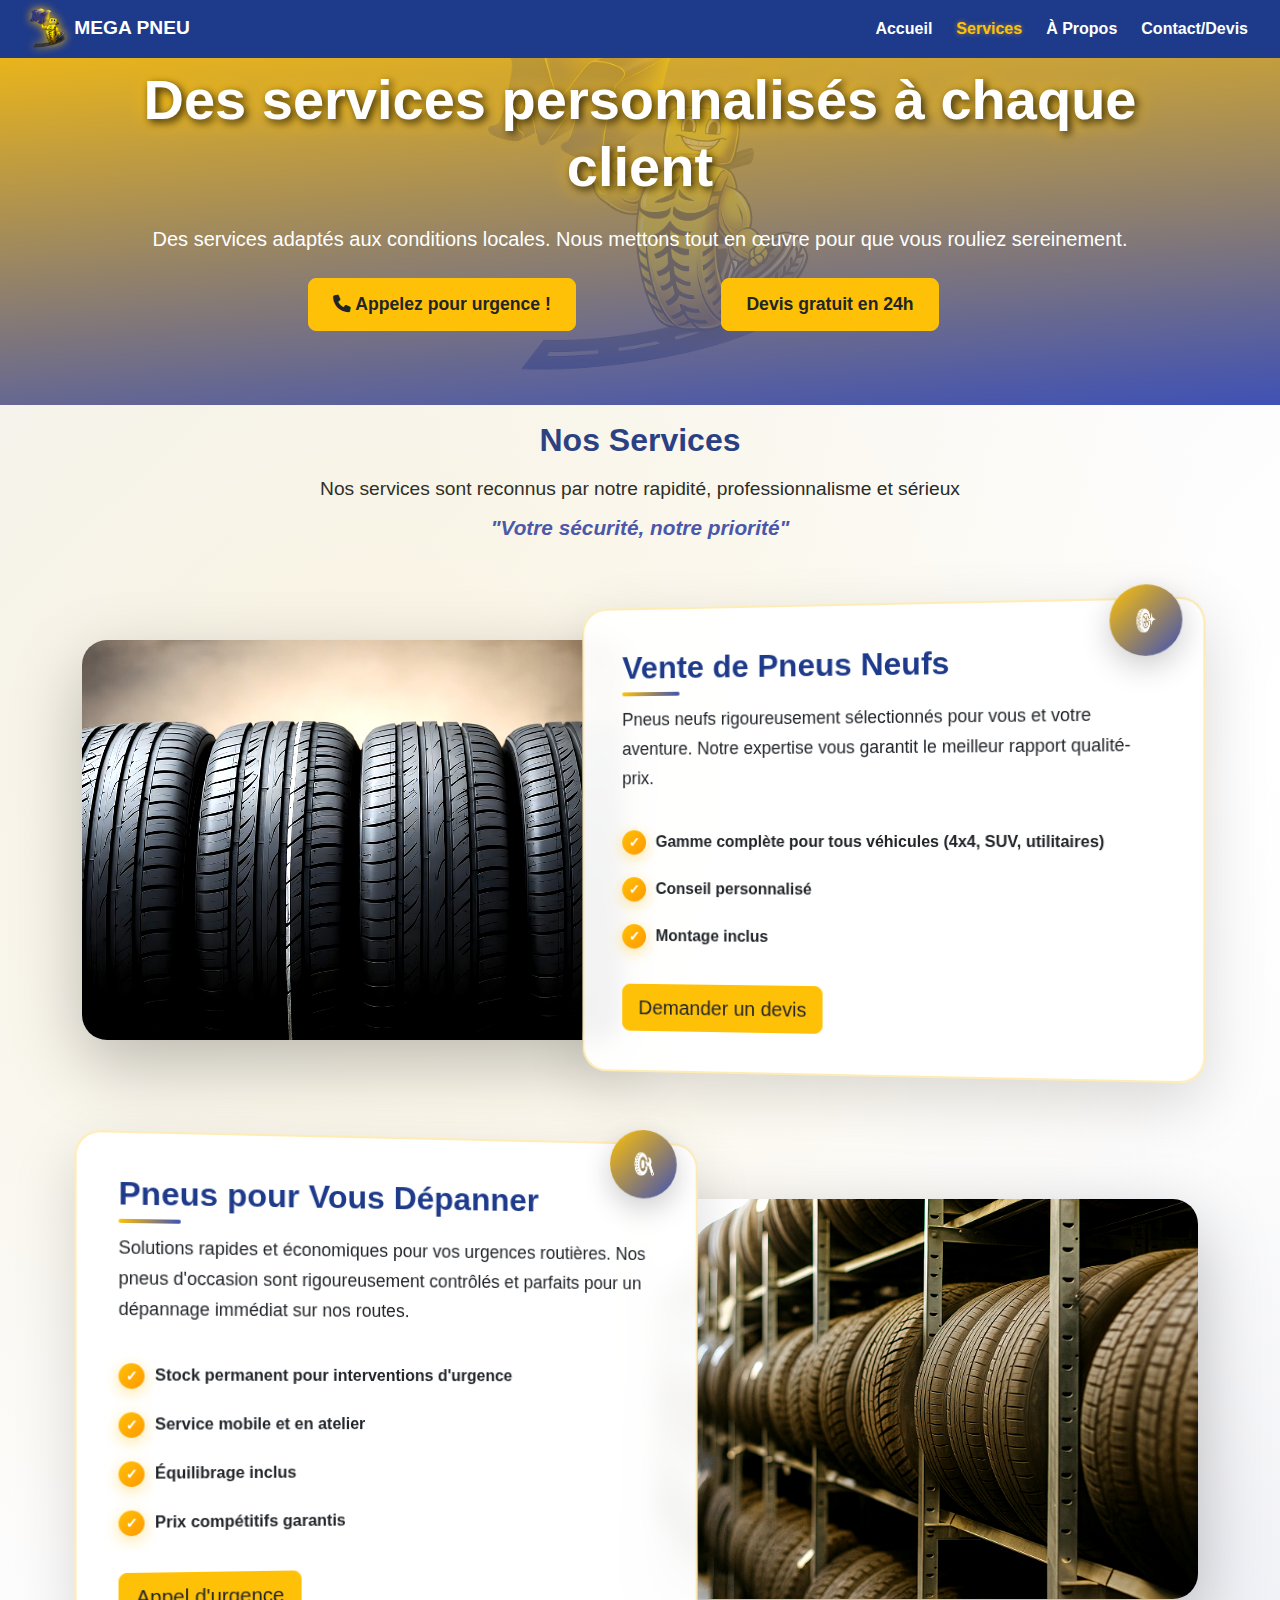
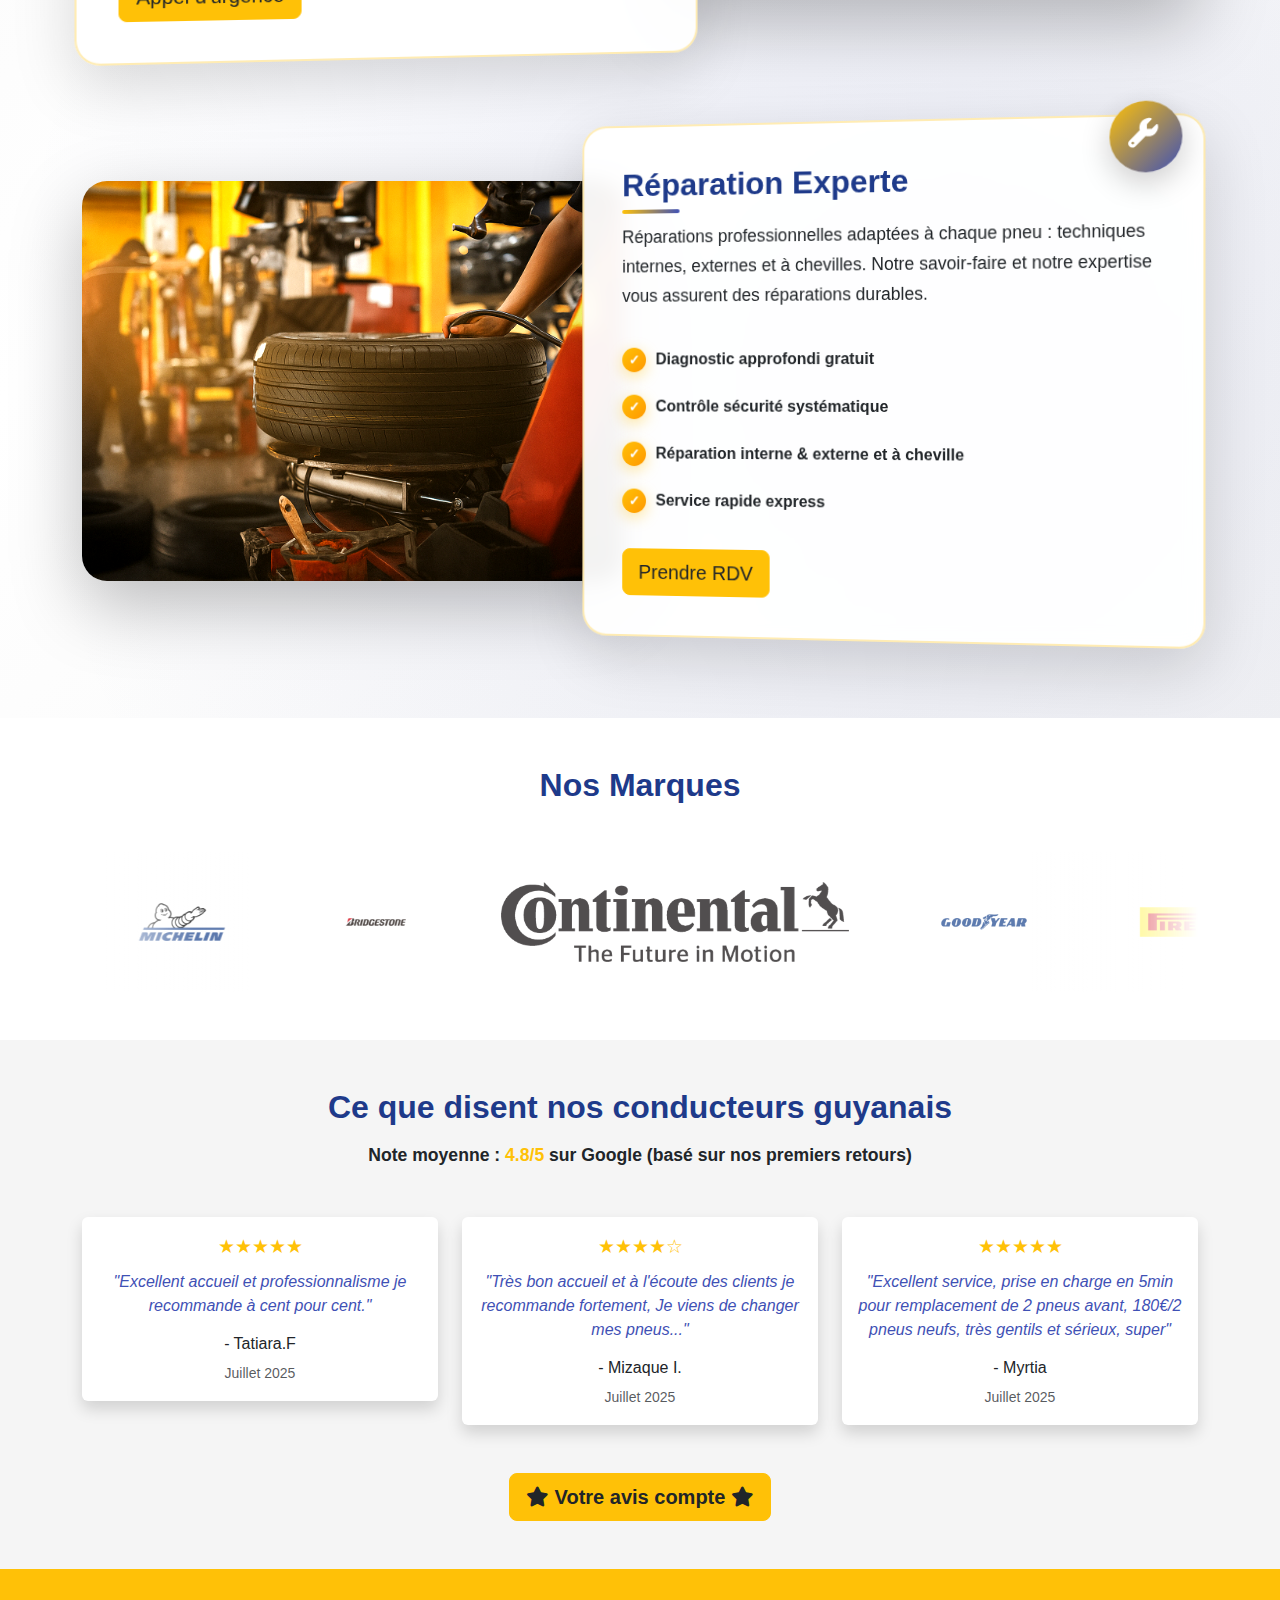
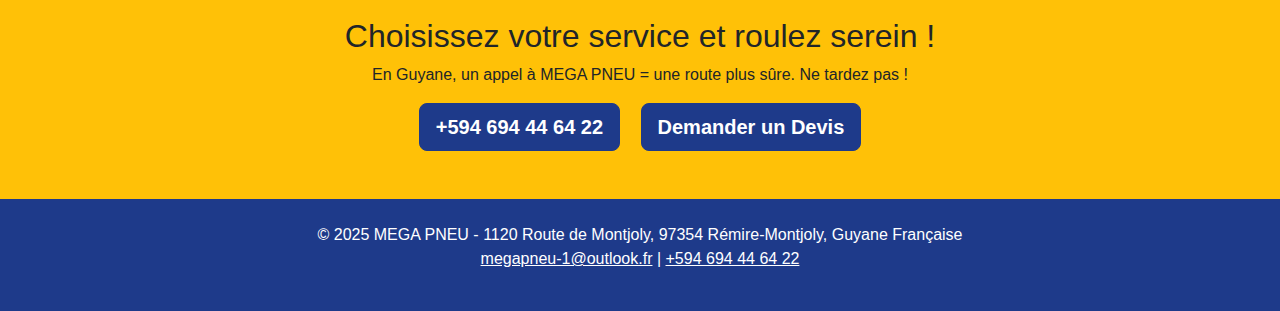
<file: services.html>
<!DOCTYPE html>
<html lang="fr">
<head>
    <meta charset="UTF-8">
    <meta name="viewport" content="width=device-width, initial-scale=1.0">
    <title>Services - MEGA PNEU | Vente, Réparation et Dépannage Pneus en Guyane</title>
    <link rel="canonical" href="https://megapneu-guyane.fr/services.html">
    <link rel="icon" type="image/png" href="image/logo-mega-pneu.png">
    <link rel="apple-touch-icon" href="image/logo-mega-pneu.png">
    <link href="https://cdn.jsdelivr.net/npm/bootstrap@5.3.0/dist/css/bootstrap.min.css" rel="stylesheet">
    <link rel="stylesheet" href="style.css">
    <link href="https://cdnjs.cloudflare.com/ajax/libs/font-awesome/6.0.0/css/all.min.css" rel="stylesheet">
    
    <!-- Google Analytics -->
    <script async src="https://www.googletagmanager.com/gtag/js?id=G-Y7TFW3DKWT"></script>
    <script>
        window.dataLayer = window.dataLayer || [];
        function gtag(){dataLayer.push(arguments);}
        gtag('js', new Date());
        gtag('config', 'G-Y7TFW3DKWT');
    </script>
</head>
<body>
    <!-- Navigation -->
    <nav class="navbar navbar-expand-lg navbar-dark fixed-top">
        <div class="container-fluid px-4">
            <a class="navbar-brand" href="index.html">
                <img src="image/logo-mega-pneu.png" alt="Logo MEGA PNEU - Robot jaune avec M bleu"> 
                MEGA PNEU
            </a>
            <button class="navbar-toggler" type="button" data-bs-toggle="collapse" data-bs-target="#navbarNav">
                <span class="navbar-toggler-icon"></span>
            </button>
            <div class="collapse navbar-collapse justify-content-end" id="navbarNav">
                <ul class="navbar-nav">
                    <li class="nav-item"><a class="nav-link" href="index.html">Accueil</a></li>
                    <li class="nav-item"><a class="nav-link active" href="services.html">Services</a></li>
                    <li class="nav-item"><a class="nav-link" href="a-propos.html">À Propos</a></li>
                    <li class="nav-item"><a class="nav-link" href="landing-page-contact-devis.html">Contact/Devis</a></li>
                </ul>
            </div>
        </div>
    </nav>

    <!-- Hero Section - Accroche Storytelling pour Services -->
    <section class="hero py-5">
        <div class="container text-center">
            <h1 class="display-4 fw-bold mb-4 hero-main-text">Des services personnalisés à chaque client</h1>
            <p class="lead mb-4">Des services adaptés aux conditions locales. Nous mettons tout en œuvre pour que vous rouliez sereinement.</p>
            <div class="row justify-content-center">
                <div class="col-md-4">
                    <a href="tel:+594694446422" class="btn btn-primary btn-lg me-3 mb-2"><i class="fas fa-phone"></i> Appelez pour urgence !</a>
                </div>
                <div class="col-md-4">
                    <a href="landing-page-contact-devis.html" class="btn btn-outline-light btn-lg mb-2">Devis gratuit en 24h</a>
                </div>
            </div>
        </div>
    </section>

    <!-- Section Détails Services - Design Premium en Quinconce -->
    <section class="py-3 premium-service-section">
        <div class="container">
            <h2 class="text-center mb-3 fw-bold" style="color: var(--dark-blue);">Nos Services</h2>
            <p class="text-center mb-2" style="color: var(--black); font-size: 1.2rem; max-width: 800px; margin: 0 auto;">
                Nos services sont reconnus par notre rapidité, professionnalisme et sérieux
            </p>
            <p class="text-center mb-4 fw-bold" style="color: var(--blue); font-size: 1.3rem; font-style: italic;">
                "Votre sécurité, notre priorité"
            </p>

            <!-- Service 1 - Aligné à gauche -->
            <div class="service-row-left">
                <div class="service-image">
                    <img src="Image pneu neuf.jpg" alt="Vente de Pneus Neufs" loading="lazy">
                </div>
                <div class="service-content">
                    <div class="service-icon">
                        <img src="Icône pneu neuf.png" alt="Icône Pneu Neuf">
                    </div>
                    <h3>Vente de Pneus Neufs</h3>
                    <p>Pneus neufs rigoureusement sélectionnés pour vous et votre aventure. Notre expertise vous garantit le meilleur rapport qualité-prix.</p>
                    <ul class="service-features">
                        <li>Gamme complète pour tous véhicules (4x4, SUV, utilitaires)</li>
                        <li>Conseil personnalisé</li>
                        <li>Montage inclus</li>
                    </ul>
                    <a href="landing-page-contact-devis.html" class="btn btn-primary btn-lg">Demander un devis</a>
                </div>
            </div>

            <!-- Service 2 - Aligné à droite -->
            <div class="service-row-right">
                <div class="service-content">
                    <div class="service-icon">
                        <img src="icône pneu pour dépanner.png" alt="Icône Dépannage">
                    </div>
                    <h3>Pneus pour Vous Dépanner</h3>
                    <p>Solutions rapides et économiques pour vos urgences routières. Nos pneus d'occasion sont rigoureusement contrôlés et parfaits pour un dépannage immédiat sur nos routes.</p>
                    <ul class="service-features">
                        <li>Stock permanent pour interventions d'urgence</li>
                        <li>Service mobile et en atelier</li>
                        <li>Équilibrage inclus</li>
                        <li>Prix compétitifs garantis</li>
                    </ul>
                    <a href="tel:+594694446422" class="btn btn-primary btn-lg">Appel d'urgence</a>
                </div>
                <div class="service-image">
                    <img src="pneu occasion MAJ.png" alt="Pneus d'Occasion" loading="lazy">
                </div>
            </div>

            <!-- Service 3 - Aligné à gauche -->
            <div class="service-row-left">
                <div class="service-image">
                    <img src="Réparation 2025.png" alt="Réparation de Pneus" loading="lazy">
                </div>
                <div class="service-content">
                    <div class="service-icon">
                        <i class="fas fa-wrench"></i>
                    </div>
                    <h3>Réparation Experte</h3>
                    <p>Réparations professionnelles adaptées à chaque pneu : techniques internes, externes et à chevilles. Notre savoir-faire et notre expertise vous assurent des réparations durables.</p>
                    <ul class="service-features">
                        <li>Diagnostic approfondi gratuit</li>
                        <li>Contrôle sécurité systématique</li>
                        <li>Réparation interne & externe et à cheville</li>
                        <li>Service rapide express</li>
                    </ul>
                    <a href="landing-page-contact-devis.html" class="btn btn-primary btn-lg">Prendre RDV</a>
                </div>
            </div>
        </div>
    </section>

    <!-- Section Nos Marques - Défilement des logos -->
    <section class="py-5" style="background-color: var(--white);">
        <div class="container">
            <h2 class="text-center mb-5 fw-bold" style="color: var(--dark-blue);">Nos Marques</h2>
            <div class="logos-container">
                <div class="logos-slide">
                    <!-- Première série complète -->
                    <img src="michelin-logo.png" alt="Michelin" class="brand-logo logo-large">
                    <img src="bridgestone-logo.png" alt="Bridgestone" class="brand-logo">
                    <img src="continental_ag-logo_brandlogos.net_jtlfx.png" alt="Continental" class="brand-logo">
                    <img src="goodyear-7-logo-png-transparent.png" alt="Goodyear" class="brand-logo logo-large">
                    <img src="pirelli-logo_brandlogos.net_dlsz9.png" alt="Pirelli" class="brand-logo logo-large">
                    <img src="hankook_tire-logo_brandlogos.net_qlnkc.png" alt="Hankook" class="brand-logo logo-hankook">
                    <img src="haida-logo.png" alt="Haida" class="brand-logo logo-large">
                    <img src="aplus-logo.png" alt="Aplus" class="brand-logo">
                    <img src="mazzini-logo.png" alt="Mazzini" class="brand-logo">
                    <img src="yokohama-tyres-logo-png_seeklogo-301970.png" alt="Yokohama" class="brand-logo logo-large">
                    <img src="maxxis-logo_brandlogos.net_70afh.png" alt="Maxxis" class="brand-logo logo-large">
                    <img src="toyo_tires-logo_brandlogos.net_cqtev.png" alt="Toyo" class="brand-logo logo-large">
                    <img src="nexen_tire-logo_brandlogos.net_qywbs.png" alt="Nexen" class="brand-logo logo-large">
                    <img src="logo_KAPSEN.png" alt="Kapsen" class="brand-logo logo-kapsen">
                    <img src="davanti-tyres-seeklogo.png" alt="Davanti" class="brand-logo">
                    
                    <!-- Duplication pour défilement infini -->
                    <img src="michelin-logo.png" alt="Michelin" class="brand-logo logo-large">
                    <img src="bridgestone-logo.png" alt="Bridgestone" class="brand-logo">
                    <img src="continental_ag-logo_brandlogos.net_jtlfx.png" alt="Continental" class="brand-logo">
                    <img src="goodyear-7-logo-png-transparent.png" alt="Goodyear" class="brand-logo logo-large">
                    <img src="pirelli-logo_brandlogos.net_dlsz9.png" alt="Pirelli" class="brand-logo logo-large">
                    <img src="hankook_tire-logo_brandlogos.net_qlnkc.png" alt="Hankook" class="brand-logo logo-hankook">
                    <img src="haida-logo.png" alt="Haida" class="brand-logo logo-large">
                    <img src="aplus-logo.png" alt="Aplus" class="brand-logo">
                    <img src="mazzini-logo.png" alt="Mazzini" class="brand-logo">
                    <img src="yokohama-tyres-logo-png_seeklogo-301970.png" alt="Yokohama" class="brand-logo logo-large">
                    <img src="maxxis-logo_brandlogos.net_70afh.png" alt="Maxxis" class="brand-logo logo-large">
                    <img src="toyo_tires-logo_brandlogos.net_cqtev.png" alt="Toyo" class="brand-logo logo-large">
                    <img src="nexen_tire-logo_brandlogos.net_qywbs.png" alt="Nexen" class="brand-logo logo-large">
                    <img src="logo_KAPSEN.png" alt="Kapsen" class="brand-logo logo-kapsen">
                </div>
            </div>
        </div>
    </section>

    <!-- Témoignages - Fond gris logo -->
    <section class="py-5" style="background-color: var(--gray);">
        <div class="container">
            <h2 class="text-center mb-3 fw-bold" style="color: var(--dark-blue);">Ce que disent nos conducteurs guyanais</h2>
            <p class="text-center mb-5" style="color: var(--black); font-weight: 600; font-size: 1.1rem;">
                Note moyenne : <span style="color: var(--yellow); font-weight: bold;">4.8/5</span> sur Google (basé sur nos premiers retours)
            </p>
            <div class="row">
                <div class="col-md-4 mb-4">
                    <div class="card border-0 shadow">
                        <div class="card-body text-center">
                            <div class="mb-2" style="color: var(--yellow); font-size: 1.2rem;">
                                ★★★★★
                            </div>
                            <p class="italic">"Excellent accueil et professionnalisme je recommande à cent pour cent."</p>
                            <h6>- Tatiara.F</h6>
                            <small class="text-muted">Juillet 2025</small>
                        </div>
                    </div>
                </div>
                <div class="col-md-4 mb-4">
                    <div class="card border-0 shadow">
                        <div class="card-body text-center">
                            <div class="mb-2" style="color: var(--yellow); font-size: 1.2rem;">
                                ★★★★☆
                            </div>
                            <p class="italic">"Très bon accueil et à l'écoute des clients je recommande fortement, Je viens de changer mes pneus..."</p>
                            <h6>- Mizaque I.</h6>
                            <small class="text-muted">Juillet 2025</small>
                        </div>
                    </div>
                </div>
                <div class="col-md-4 mb-4">
                    <div class="card border-0 shadow">
                        <div class="card-body text-center">
                            <div class="mb-2" style="color: var(--yellow); font-size: 1.2rem;">
                                ★★★★★
                            </div>
                            <p class="italic">"Excellent service, prise en charge en 5min pour remplacement de 2 pneus avant, 180€/2 pneus neufs, très gentils et sérieux, super"</p>
                            <h6>- Myrtia</h6>
                            <small class="text-muted">Juillet 2025</small>
                        </div>
                    </div>
                </div>
            </div>
            <!-- Bouton avis Google repositionné -->
            <div class="text-center mt-4">
                <a href="https://g.page/r/CZfLQ8QZFYvvEBM/review" target="_blank" class="btn btn-lg fw-bold" style="background-color: var(--yellow); border-color: var(--yellow); color: var(--black);"><i class="fas fa-star"></i> Votre avis compte <i class="fas fa-star"></i></a>
            </div>
        </div>
    </section>

    <!-- CTA Final -->
    <section class="py-5" style="background-color: var(--yellow); color: var(--black);">
        <div class="container text-center">
            <h2>Choisissez votre service et roulez serein !</h2>
            <p>En Guyane, un appel à MEGA PNEU = une route plus sûre. Ne tardez pas !</p>
            <a href="tel:+594694446422" class="btn btn-lg me-3 fw-bold" style="background-color: var(--dark-blue); border-color: var(--dark-blue); color: var(--white);">+594 694 44 64 22</a>
            <a href="landing-page-contact-devis.html" class="btn btn-lg fw-bold" style="background-color: var(--dark-blue); border-color: var(--dark-blue); color: var(--white);">Demander un Devis</a>
        </div>
    </section>

    <!-- Footer -->
    <footer class="text-white py-4">
        <div class="container text-center">
            <p>&copy; 2025 MEGA PNEU - 1120 Route de Montjoly, 97354 Rémire-Montjoly, Guyane Française<br>
            <a href="mailto:megapneu-1@outlook.fr" class="text-white">megapneu-1@outlook.fr</a> | <a href="tel:+594694446422" class="text-white">+594 694 44 64 22</a></p>
        </div>
    </footer>

    <script src="https://cdn.jsdelivr.net/npm/bootstrap@5.3.0/dist/js/bootstrap.bundle.min.js"></script>
    <script src="script.js"></script>
</body>
</html>
</file>
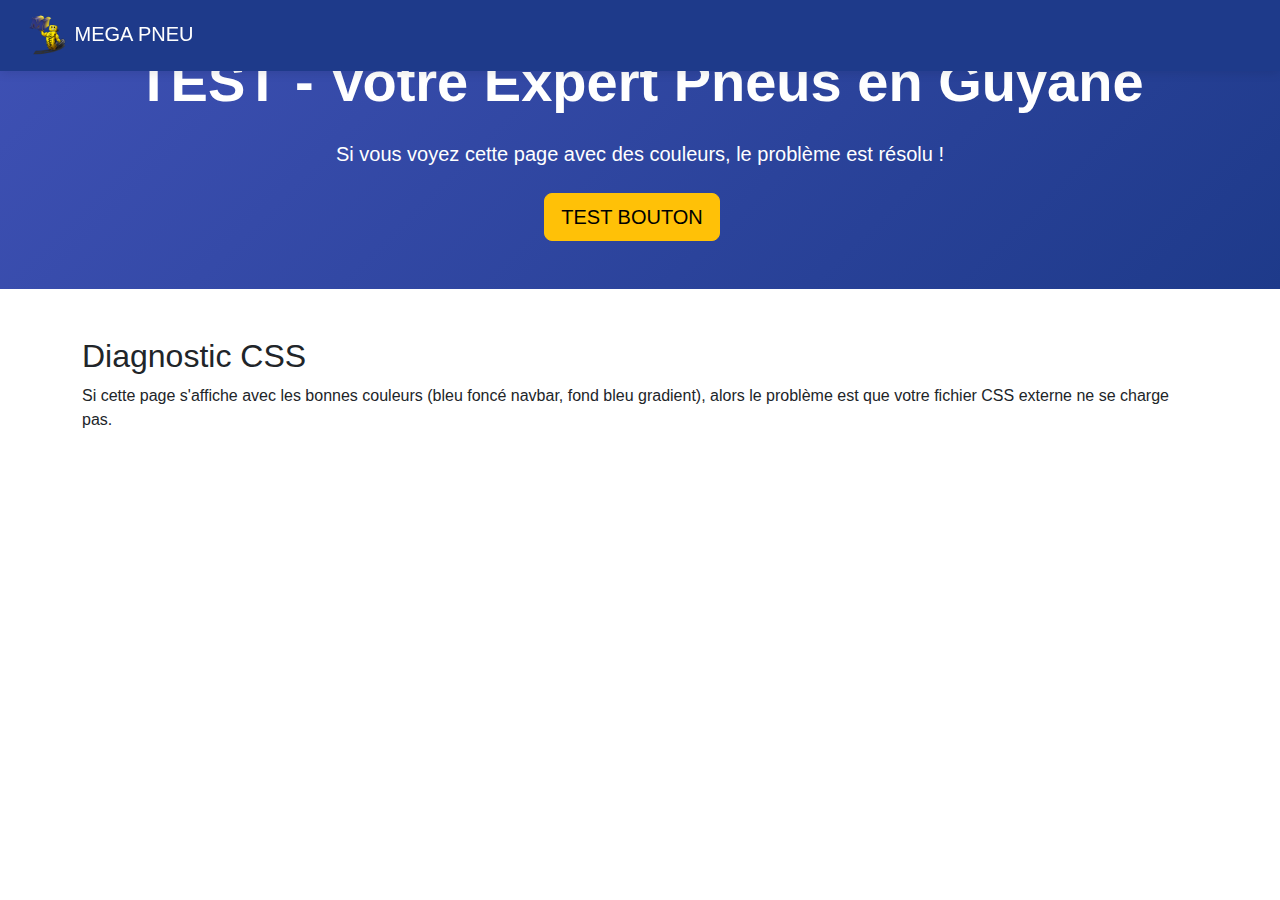
<file: test-css.html>
<!DOCTYPE html>
<html lang="fr">
<head>
    <meta charset="UTF-8">
    <meta name="viewport" content="width=device-width, initial-scale=1.0">
    <meta name="robots" content="noindex, nofollow">
    <title>MEGA PNEU - TEST CSS</title>
    <link href="https://cdn.jsdelivr.net/npm/bootstrap@5.3.0/dist/css/bootstrap.min.css" rel="stylesheet">
    <style>
        :root {
            --yellow: #FFC107;
            --blue: #3F51B5;
            --dark-blue: #1E3A8A;
            --gray: #F5F5F5;
            --white: #FFFFFF;
            --black: #000000;
        }
        
        body { font-family: 'Arial', sans-serif; }
        
        .navbar {
            background-color: var(--dark-blue) !important;
            box-shadow: 0 2px 10px rgba(0,0,0,0.1);
        }
        
        .hero {
            background: linear-gradient(135deg, var(--blue) 0%, var(--dark-blue) 100%);
            color: var(--white);
            padding: 120px 0 80px 0;
            position: relative;
            overflow: hidden;
        }
        
        .btn-primary {
            background-color: var(--yellow);
            border-color: var(--yellow);
            color: var(--black);
        }
        
        .btn-warning {
            background-color: var(--yellow);
            border-color: var(--yellow);
            color: var(--black);
        }
    </style>
</head>
<body>
    <nav class="navbar navbar-expand-lg navbar-dark fixed-top">
        <div class="container-fluid px-4">
            <a class="navbar-brand" href="index.html">
                <img src="logo-mega-pneu.png" alt="Logo MEGA PNEU" style="height: 45px;"> 
                MEGA PNEU
            </a>
        </div>
    </nav>

    <section class="hero py-5">
        <div class="container text-center">
            <h1 class="display-4 fw-bold mb-4">TEST - Votre Expert Pneus en Guyane</h1>
            <p class="lead mb-4">Si vous voyez cette page avec des couleurs, le problème est résolu !</p>
            <a href="tel:+594694446422" class="btn btn-primary btn-lg me-3">TEST BOUTON</a>
        </div>
    </section>

    <div class="container my-5">
        <h2>Diagnostic CSS</h2>
        <p>Si cette page s'affiche avec les bonnes couleurs (bleu foncé navbar, fond bleu gradient), alors le problème est que votre fichier CSS externe ne se charge pas.</p>
    </div>
</body>
</html>
</file>
<file: style.css>
:root {
    --yellow: #FFC107;      /* Jaune dominant du robot et pneu */
    --blue: #3F51B5;        /* Bleu du "M" */
    --dark-blue: #1E3A8A;   /* Fond navbar, inspiré du contour bleu */
    --gray: #F5F5F5;        /* Fond sections, comme le gris du logo */
    --black: #212529;       /* Détails noirs (pneu) */
    --white: #FFFFFF;
}

body { 
    font-family: 'Arial', sans-serif; 
    scroll-behavior: smooth; 
    background-color: var(--gray);
    color: var(--black);
}

.hero { 
    background: linear-gradient(rgba(255, 193, 7, 0.8), rgba(63, 81, 181, 0.8)), 
                url('../image/logo-mega-pneu.png') center center / contain no-repeat,
                linear-gradient(to right, var(--yellow), var(--blue)); /* Logo en arrière-plan avec gradient par-dessus */
    min-height: 45vh; 
    display: flex; 
    align-items: center; 
    color: var(--white);
    padding-top: 120px; /* Réduction pour compacter */
    padding-bottom: 30px; /* Réduction pour compacter */
}

/* Optimisation pour les boutons */
.hero .btn-lg {
    font-size: 1.1rem;
    padding: 0.75rem 1.5rem;
}

/* Styles spécifiques pour tous les boutons dans les sections hero */
.hero .btn {
    background-color: var(--yellow) !important;
    border-color: var(--yellow) !important;
    color: var(--black) !important;
    font-weight: 700 !important;
}

.hero .btn:hover {
    background-color: var(--blue) !important;
    border-color: var(--blue) !important;
    color: var(--white) !important;
    transform: scale(1.05);
}

/* Effet créatif pour le premier paragraphe */
.hero .hero-main-text {
    font-weight: 700;
    text-shadow: 3px 3px 8px rgba(0, 0, 0, 0.8);
    color: var(--white);
    background: none;
    filter: drop-shadow(0 0 10px rgba(255, 193, 7, 0.7));
}

/* Fallback pour navigateurs qui ne supportent pas background-clip */
@supports not (-webkit-background-clip: text) {
    .hero .hero-main-text {
        color: var(--white);
        text-shadow: 2px 2px 4px rgba(0, 0, 0, 0.9), 
                     0 0 15px rgba(255, 193, 7, 0.8);
    }
}

/* Ajustements pour mobile */
@media (max-width: 768px) {
    .hero {
        min-height: 55vh;
        padding-top: 100px; /* Réduction pour compacter le mobile */
        padding-bottom: 25px; /* Réduction pour compacter */
    }
    
    .hero h1 {
        font-size: 2rem !important;
        line-height: 1.3;
    }
    
    .hero .lead {
        font-size: 1rem;
        margin-bottom: 1rem !important;
    }
    
    .hero p:not(.lead) {
        font-size: 0.95rem !important;
        margin-bottom: 1.5rem !important;
    }
    
    .hero .hero-main-text {
        font-size: 2rem !important;
        text-shadow: 3px 3px 6px rgba(0, 0, 0, 0.9),
                     0 0 12px rgba(255, 193, 7, 0.7);
        color: var(--white);
    }
    
    .hero .btn-lg {
        font-size: 1rem;
        padding: 0.6rem 1.2rem;
        margin-bottom: 0.5rem;
    }
    
    .hero .col-md-4 {
        margin-bottom: 0.5rem;
    }
}

.navbar {
    background-color: var(--dark-blue) !important; /* Bleu foncé pour navbar */
    padding-top: 0.2rem; /* Encore plus compact */
    padding-bottom: 0.2rem; /* Encore plus compact */
}

/* Espacement maximal entre logo et menu */
.navbar .container-fluid {
    padding-left: 10px; /* Réduction maximale des paddings latéraux */
    padding-right: 10px; /* Réduction maximale des paddings latéraux */
}

.navbar-brand {
    margin-right: auto;
    padding-left: 0;
    font-weight: bold;
    font-size: 1.2rem; /* Réduction significative de la taille du texte MEGA PNEU */
    padding-top: 0.2rem; /* Padding vertical réduit */
    padding-bottom: 0.2rem; /* Padding vertical réduit */
}

.navbar-nav {
    margin-left: auto;
    padding-right: 0;
}

/* Espacement entre les éléments du menu */
.navbar-nav .nav-item {
    margin-left: 0.5rem; /* Réduction de l'espacement entre items */
}

.navbar-nav .nav-link {
    padding-left: 0.5rem; /* Réduction du padding horizontal */
    padding-right: 0.5rem; /* Réduction du padding horizontal */
    padding-top: 0.3rem; /* Réduction du padding vertical */
    padding-bottom: 0.3rem; /* Réduction du padding vertical */
    font-weight: 700; /* Plus gras (était 500) */
    font-size: 1rem; /* Réduction de la taille des options du menu */
    color: var(--white) !important; /* Blanc forcé */
}

.navbar-nav .nav-link:hover,
.navbar-nav .nav-link.active {
    color: var(--yellow) !important; /* Jaune au survol et pour la page active */
    text-shadow: 0 0 5px rgba(255, 193, 7, 0.5);
}

@media (max-width: 991px) {
    .navbar .container-fluid {
        padding-left: 15px;
        padding-right: 15px;
    }
    
    .navbar-nav .nav-item {
        margin-left: 0;
    }
    
    .navbar-nav {
        text-align: center;
        margin-top: 1rem;
    }
}

.navbar-brand img { 
    height: 45px; /* Réduction significative de la taille du logo pour compacter */
    filter: drop-shadow(0 0 5px var(--yellow)); /* Effet glowing jaune */
}

.btn-primary {
    background-color: var(--yellow);
    border-color: var(--yellow);
    color: var(--black);
}

.btn-primary:hover {
    background-color: var(--blue);
    color: var(--white);
    transform: scale(1.05); /* Zoom motivant sur CTA */
}

.btn-warning {
    background-color: var(--yellow);
    border-color: var(--yellow);
    color: var(--black);
    font-weight: 600;
}

.btn-warning:hover {
    background-color: var(--blue);
    border-color: var(--blue);
    color: var(--white);
    transform: scale(1.05);
}

.btn-info {
    background-color: var(--dark-blue);
    border-color: var(--dark-blue);
    color: var(--white);
    font-weight: 600;
}

.btn-info:hover {
    background-color: var(--blue);
    border-color: var(--blue);
    color: var(--white);
    transform: scale(1.05);
}

/* Personnalisation des boutons outline-primary pour avoir bordure et texte noirs */
.btn-outline-primary {
    color: var(--black) !important;
    border-color: var(--black) !important;
    background-color: transparent;
}

.btn-outline-primary:hover {
    color: var(--white) !important;
    border-color: var(--blue) !important;
    background-color: var(--blue) !important;
}

.btn-outline-primary:active,
.btn-outline-primary.active {
    color: var(--white) !important;
    background-color: var(--blue) !important;
    border-color: var(--blue) !important;
}

.btn-outline-primary:focus {
    box-shadow: 0 0 0 0.2rem rgba(63, 81, 181, 0.25);
}

/* Styles pour les cartes de services avec images de fond */
.service-card {
    position: relative;
}

.service-card .card-body {
    background: rgba(255, 255, 255, 0.95);
    backdrop-filter: blur(5px);
    border-radius: 15px;
    margin: 15px;
    padding: 25px;
    box-shadow: 0 8px 25px rgba(0, 0, 0, 0.15);
}

.service-card .card-title {
    font-weight: 700 !important;
    font-size: 1.4rem !important;
    color: var(--dark-blue) !important;
    margin-bottom: 20px !important;
    text-shadow: 1px 1px 2px rgba(255, 255, 255, 0.8);
}

.service-card .card-text {
    font-weight: 600 !important;
    font-size: 1.05rem !important;
    color: var(--black) !important;
    line-height: 1.6 !important;
    margin-bottom: 20px !important;
    text-shadow: 1px 1px 2px rgba(255, 255, 255, 0.8);
}

.service-card ul li {
    font-weight: 600 !important;
    color: var(--black) !important;
    margin-bottom: 8px !important;
    text-shadow: 1px 1px 2px rgba(255, 255, 255, 0.8);
}

/* Design Premium en Quinconce pour Services */
.premium-service-section {
    background: linear-gradient(135deg, var(--gray) 0%, #ffffff 50%, var(--gray) 100%);
    position: relative;
    overflow: hidden;
}

.premium-service-section::before {
    content: '';
    position: absolute;
    top: 0;
    left: 0;
    right: 0;
    bottom: 0;
    background: radial-gradient(circle at 30% 20%, rgba(255, 193, 7, 0.1) 0%, transparent 50%),
                radial-gradient(circle at 70% 80%, rgba(63, 81, 181, 0.1) 0%, transparent 50%);
    pointer-events: none;
}

.service-row-left, .service-row-right {
    display: flex;
    align-items: center;
    margin: 60px 0;
    position: relative;
}

.service-content {
    flex: 1;
    padding: 40px;
    background: rgba(255, 255, 255, 0.95);
    backdrop-filter: blur(10px);
    border-radius: 25px;
    box-shadow: 0 20px 60px rgba(0, 0, 0, 0.15);
    border: 2px solid rgba(255, 193, 7, 0.3);
    position: relative;
    z-index: 2;
}

.service-image {
    flex: 1;
    position: relative;
    z-index: 1;
}

.service-image img {
    width: 100%;
    height: 400px;
    object-fit: cover;
    border-radius: 25px;
    box-shadow: 0 25px 70px rgba(0, 0, 0, 0.25);
    transition: all 0.4s ease;
    filter: brightness(1.1) contrast(1.1) saturate(1.2);
}

.service-image img:hover {
    transform: scale(1.05) rotate(2deg);
    box-shadow: 0 30px 80px rgba(0, 0, 0, 0.35);
}

.service-row-left .service-content {
    margin-left: -50px;
    transform: perspective(1000px) rotateY(-5deg);
}

.service-row-right .service-content {
    margin-right: -50px;
    transform: perspective(1000px) rotateY(5deg);
}

.service-content:hover {
    transform: perspective(1000px) rotateY(0deg) translateY(-10px);
    box-shadow: 0 30px 80px rgba(0, 0, 0, 0.25);
}

.service-content h3 {
    font-size: 2rem;
    font-weight: 800;
    color: var(--dark-blue);
    margin-bottom: 20px;
    position: relative;
}

.service-content h3::after {
    content: '';
    position: absolute;
    bottom: -10px;
    left: 0;
    width: 60px;
    height: 4px;
    background: linear-gradient(90deg, var(--yellow), var(--blue));
    border-radius: 2px;
}

.service-content p {
    font-size: 1.1rem;
    line-height: 1.7;
    color: var(--black);
    margin-bottom: 25px;
    font-weight: 500;
}

.service-features {
    list-style: none;
    padding: 0;
    margin: 25px 0;
}

.service-features li {
    padding: 12px 0;
    font-weight: 600;
    color: var(--black);
    position: relative;
    padding-left: 35px;
}

.service-features li::before {
    content: '✓';
    position: absolute;
    left: 0;
    top: 12px;
    width: 25px;
    height: 25px;
    background: linear-gradient(135deg, var(--yellow), #ff9800);
    border-radius: 50%;
    display: flex;
    align-items: center;
    justify-content: center;
    font-weight: bold;
    color: white;
    font-size: 14px;
    box-shadow: 0 4px 15px rgba(255, 193, 7, 0.4);
}

.service-icon {
    position: absolute;
    top: -15px;
    right: 20px;
    width: 70px;
    height: 70px;
    background: linear-gradient(135deg, var(--yellow), var(--blue));
    border-radius: 50%;
    display: flex;
    align-items: center;
    justify-content: center;
    box-shadow: 0 10px 30px rgba(0, 0, 0, 0.2);
    z-index: 3;
}

.service-icon img, .service-icon i {
    width: 35px;
    height: 35px;
    filter: brightness(0) invert(1);
}

.service-icon i {
    font-size: 1.8rem;
}

/* Responsive Design */
@media (max-width: 768px) {
    .service-row-left, .service-row-right {
        flex-direction: column;
        margin: 40px 0;
    }
    
    .service-content {
        margin: 0 !important;
        transform: none !important;
        margin-top: 20px !important;
    }
    
    .service-image img {
        height: 250px;
    }
}

.card { 
    transition: transform 0.3s; 
    border-color: var(--yellow);
}

.card:hover { 
    transform: translateY(-5px); 
    box-shadow: 0 4px 8px rgba(255, 193, 7, 0.3); /* Ombre jaune glowing */
}

.italic { font-style: italic; color: var(--blue); }

section.bg-light {
    background-color: var(--gray) !important;
}

footer {
    background-color: var(--dark-blue) !important;
}

/* Section Nos Marques - Défilement automatique optimisé */
.logos-container {
    overflow: hidden;
    white-space: nowrap;
    position: relative;
    background: linear-gradient(90deg, transparent, rgba(255,255,255,0.8) 15%, rgba(255,255,255,0.8) 85%, transparent);
    padding: 20px 0;
    /* Support multi-navigateurs pour le masque */
    mask: linear-gradient(90deg, transparent, white 10%, white 90%, transparent);
    -webkit-mask: linear-gradient(90deg, transparent, white 10%, white 90%, transparent);
    -moz-mask: linear-gradient(90deg, transparent, white 10%, white 90%, transparent);
}

.logos-slide {
    display: inline-block;
    animation: infiniteScroll 60s linear infinite;
    will-change: transform;
    /* Force d'acceleration matérielle */
    transform: translateZ(0);
    -webkit-transform: translateZ(0);
    backface-visibility: hidden;
    -webkit-backface-visibility: hidden;
}

/* Animation vraiment continue - compatible mobile */
@keyframes infiniteScroll {
    from { 
        transform: translate3d(0, 0, 0); 
        -webkit-transform: translate3d(0, 0, 0);
    }
    to { 
        transform: translate3d(-50%, 0, 0); 
        -webkit-transform: translate3d(-50%, 0, 0);
    }
}

/* Webkit pour Safari mobile */
@-webkit-keyframes infiniteScroll {
    from { 
        -webkit-transform: translate3d(0, 0, 0);
        transform: translate3d(0, 0, 0); 
    }
    to { 
        -webkit-transform: translate3d(-50%, 0, 0);
        transform: translate3d(-50%, 0, 0); 
    }
}

/* Pause au survol pour voir les logos */
.logos-container:hover .logos-slide {
    animation-play-state: paused;
    -webkit-animation-play-state: paused;
}

.brand-logo {
    height: 80px;
    min-width: 120px;
    width: auto;
    margin: 0 30px;
    object-fit: contain;
    opacity: 0.8;
    transition: all 0.3s ease;
    filter: grayscale(20%) brightness(1.1);
    /* Optimisation mobile */
    transform: translateZ(0);
    -webkit-transform: translateZ(0);
}

.brand-logo:hover {
    opacity: 1;
    transform: scale(1.1) translateZ(0);
    -webkit-transform: scale(1.1) translateZ(0);
    filter: grayscale(0%) brightness(1.2);
}

/* Classes spécifiques pour ajuster certains logos */
.brand-logo.logo-hankook {
    height: 60px;
    min-width: 90px;
}

.brand-logo.logo-kapsen {
    height: 60px;
    min-width: 90px;
}

/* Classes pour augmenter certains logos */
.brand-logo.logo-large {
    height: 100px;
    min-width: 140px;
}

/* Responsive mobile pour les logos */
@media (max-width: 768px) {
    /* Version mobile plus simple et robuste */
    .logos-container {
        /* Désactiver les masques sur mobile si problématiques */
        mask: none;
        -webkit-mask: none;
        background: linear-gradient(90deg, rgba(255,255,255,0.5), rgba(255,255,255,0.9) 20%, rgba(255,255,255,0.9) 80%, rgba(255,255,255,0.5));
    }
    
    .logos-slide {
        /* Animation plus lente sur mobile */
        animation: mobileScroll 40s linear infinite;
        -webkit-animation: mobileScroll 40s linear infinite;
    }
    
    /* Animation spécifique mobile */
    @keyframes mobileScroll {
        0% { 
            transform: translate3d(0, 0, 0); 
        }
        100% { 
            transform: translate3d(-50%, 0, 0); 
        }
    }
    
    @-webkit-keyframes mobileScroll {
        0% { 
            -webkit-transform: translate3d(0, 0, 0);
        }
        100% { 
            -webkit-transform: translate3d(-50%, 0, 0);
        }
    }

    .brand-logo {
        height: 60px;
        min-width: 90px;
        margin: 0 20px;
    }
    
    .logos-slide {
        animation: scroll 20s linear infinite;
    }
}

/* Design Premium pour les cartes de services index */
.premium-service-cards {
    background: linear-gradient(135deg, var(--gray) 0%, #ffffff 50%, var(--gray) 100%);
    position: relative;
    overflow: hidden;
}

.premium-service-cards::before {
    content: '';
    position: absolute;
    top: 0;
    left: 0;
    right: 0;
    bottom: 0;
    background: radial-gradient(circle at 20% 30%, rgba(255, 193, 7, 0.08) 0%, transparent 60%),
                radial-gradient(circle at 80% 70%, rgba(63, 81, 181, 0.08) 0%, transparent 60%);
    pointer-events: none;
    z-index: 1;
}

.premium-service-card {
    background: rgba(255, 255, 255, 0.95) !important;
    backdrop-filter: blur(15px);
    border: 2px solid rgba(255, 193, 7, 0.4) !important;
    border-radius: 20px !important;
    box-shadow: 0 15px 40px rgba(0, 0, 0, 0.12), 
                0 5px 15px rgba(255, 193, 7, 0.2) !important;
    position: relative;
    z-index: 2;
    transition: all 0.4s cubic-bezier(0.175, 0.885, 0.32, 1.275);
    transform: perspective(1000px) rotateX(2deg);
}

.premium-service-card:hover {
    transform: perspective(1000px) rotateX(0deg) translateY(-8px);
    box-shadow: 0 25px 60px rgba(0, 0, 0, 0.18), 
                0 8px 25px rgba(255, 193, 7, 0.3) !important;
    border-color: rgba(255, 193, 7, 0.7) !important;
}

.premium-service-card::before {
    content: '';
    position: absolute;
    top: 0;
    left: 0;
    right: 0;
    bottom: 0;
    background: linear-gradient(135deg, 
                rgba(255, 193, 7, 0.05) 0%, 
                transparent 30%, 
                rgba(63, 81, 181, 0.03) 100%);
    border-radius: 18px;
    pointer-events: none;
    z-index: -1;
}

.premium-service-card .card-body {
    position: relative;
    z-index: 3;
}

.premium-service-icon {
    background: linear-gradient(135deg, var(--yellow) 0%, #ffdb4d 100%);
    width: 90px;
    height: 90px;
    border-radius: 50%;
    display: flex;
    align-items: center;
    justify-content: center;
    margin: 0 auto 20px;
    box-shadow: 0 10px 25px rgba(255, 193, 7, 0.4);
    transition: all 0.3s ease;
}

.premium-service-card:hover .premium-service-icon {
    transform: scale(1.1) rotate(5deg);
    box-shadow: 0 15px 35px rgba(255, 193, 7, 0.6);
}

/* Optimisation des images */
img {
    max-width: 100%;
    height: auto;
    image-rendering: -webkit-optimize-contrast;
    image-rendering: crisp-edges;
}

.brand-logo, .premium-service-icon img, .service-image img {
    will-change: transform;
    backface-visibility: hidden;
}

.lazy-load {
    opacity: 0;
    transition: opacity 0.3s;
}

.lazy-load.loaded {
    opacity: 1;
}

@media (max-width: 768px) { 
    .navbar-brand img { height: 38px; } /* Réduction pour mobile pour compacter */
    
    /* Services Mobile Optimisés - Images en arrière-plan */
    .service-row-left, 
    .service-row-right {
        flex-direction: column;
        margin: 25px 0;
        min-height: auto;
    }

    .service-content {
        padding: 30px 25px;
        margin: 0;
        border-radius: 20px;
        position: relative;
        min-height: 350px;
        background-size: cover;
        background-position: center;
        background-repeat: no-repeat;
        box-shadow: 0 15px 45px rgba(0, 0, 0, 0.3);
        border: 2px solid rgba(255, 193, 7, 0.6);
        overflow: hidden;
        text-align: center;
        transition: all 0.3s ease;
    }

    /* Overlay pour améliorer la lisibilité du texte */
    .service-content::before {
        content: '';
        position: absolute;
        top: 0;
        left: 0;
        right: 0;
        bottom: 0;
        background: linear-gradient(135deg, 
            rgba(255, 255, 255, 0.85) 0%,
            rgba(255, 255, 255, 0.75) 50%,
            rgba(255, 255, 255, 0.85) 100%);
        backdrop-filter: blur(2px);
        z-index: 1;
        border-radius: 18px;
    }

    /* Images spécifiques pour chaque service */
    .service-row-left:nth-of-type(1) .service-content {
        background-image: url('Image pneu neuf.jpg');
    }

    .service-row-right:nth-of-type(2) .service-content {
        background-image: url('pneu occasion MAJ.png');
    }

    .service-row-left:nth-of-type(3) .service-content {
        background-image: url('Réparation 2025.png');
    }

    .service-content:hover {
        transform: translateY(-8px) scale(1.02);
        box-shadow: 0 25px 70px rgba(0, 0, 0, 0.35);
    }

    .service-content:hover::before {
        background: linear-gradient(135deg, 
            rgba(255, 255, 255, 0.9) 0%,
            rgba(255, 255, 255, 0.8) 50%,
            rgba(255, 255, 255, 0.9) 100%);
    }

    /* Masquer les images grandes sur mobile */
    .service-image {
        display: none;
    }

    /* Alternative créative : Améliorer les icônes de service sur mobile */
    .service-icon {
        width: 70px;
        height: 70px;
        margin: 0 auto 20px auto;
        background: linear-gradient(135deg, var(--yellow), #f39c12);
        border-radius: 50%;
        display: flex;
        align-items: center;
        justify-content: center;
        position: relative;
        z-index: 3;
        box-shadow: 0 10px 30px rgba(255, 193, 7, 0.4);
    }

    .service-icon img {
        width: 40px;
        height: 40px;
        filter: brightness(0) invert(1);
    }

    .service-icon i {
        font-size: 35px;
        color: white;
    }

    /* Optimiser le contenu mobile */
    .service-content h3 {
        font-size: 1.4rem;
        margin-bottom: 15px;
        color: var(--dark-blue);
        position: relative;
        z-index: 2;
        text-shadow: 1px 1px 2px rgba(255, 255, 255, 0.8);
        font-weight: 700;
    }

    .service-content p {
        font-size: 0.95rem;
        line-height: 1.5;
        margin-bottom: 15px;
        position: relative;
        z-index: 2;
        color: var(--black);
        font-weight: 600;
        text-shadow: 1px 1px 2px rgba(255, 255, 255, 0.7);
    }

    .service-features {
        margin-bottom: 20px;
        position: relative;
        z-index: 2;
    }

    .service-features li {
        font-size: 0.9rem;
        margin-bottom: 8px;
        padding-left: 20px;
        color: var(--black);
        font-weight: 500;
        text-shadow: 1px 1px 2px rgba(255, 255, 255, 0.6);
    }

    .btn {
        padding: 12px 25px;
        font-size: 0.95rem;
        position: relative;
        z-index: 2;
        width: 100%;
        text-align: center;
        font-weight: 600;
        box-shadow: 0 8px 20px rgba(0, 0, 0, 0.2);
    }
}
</file>
